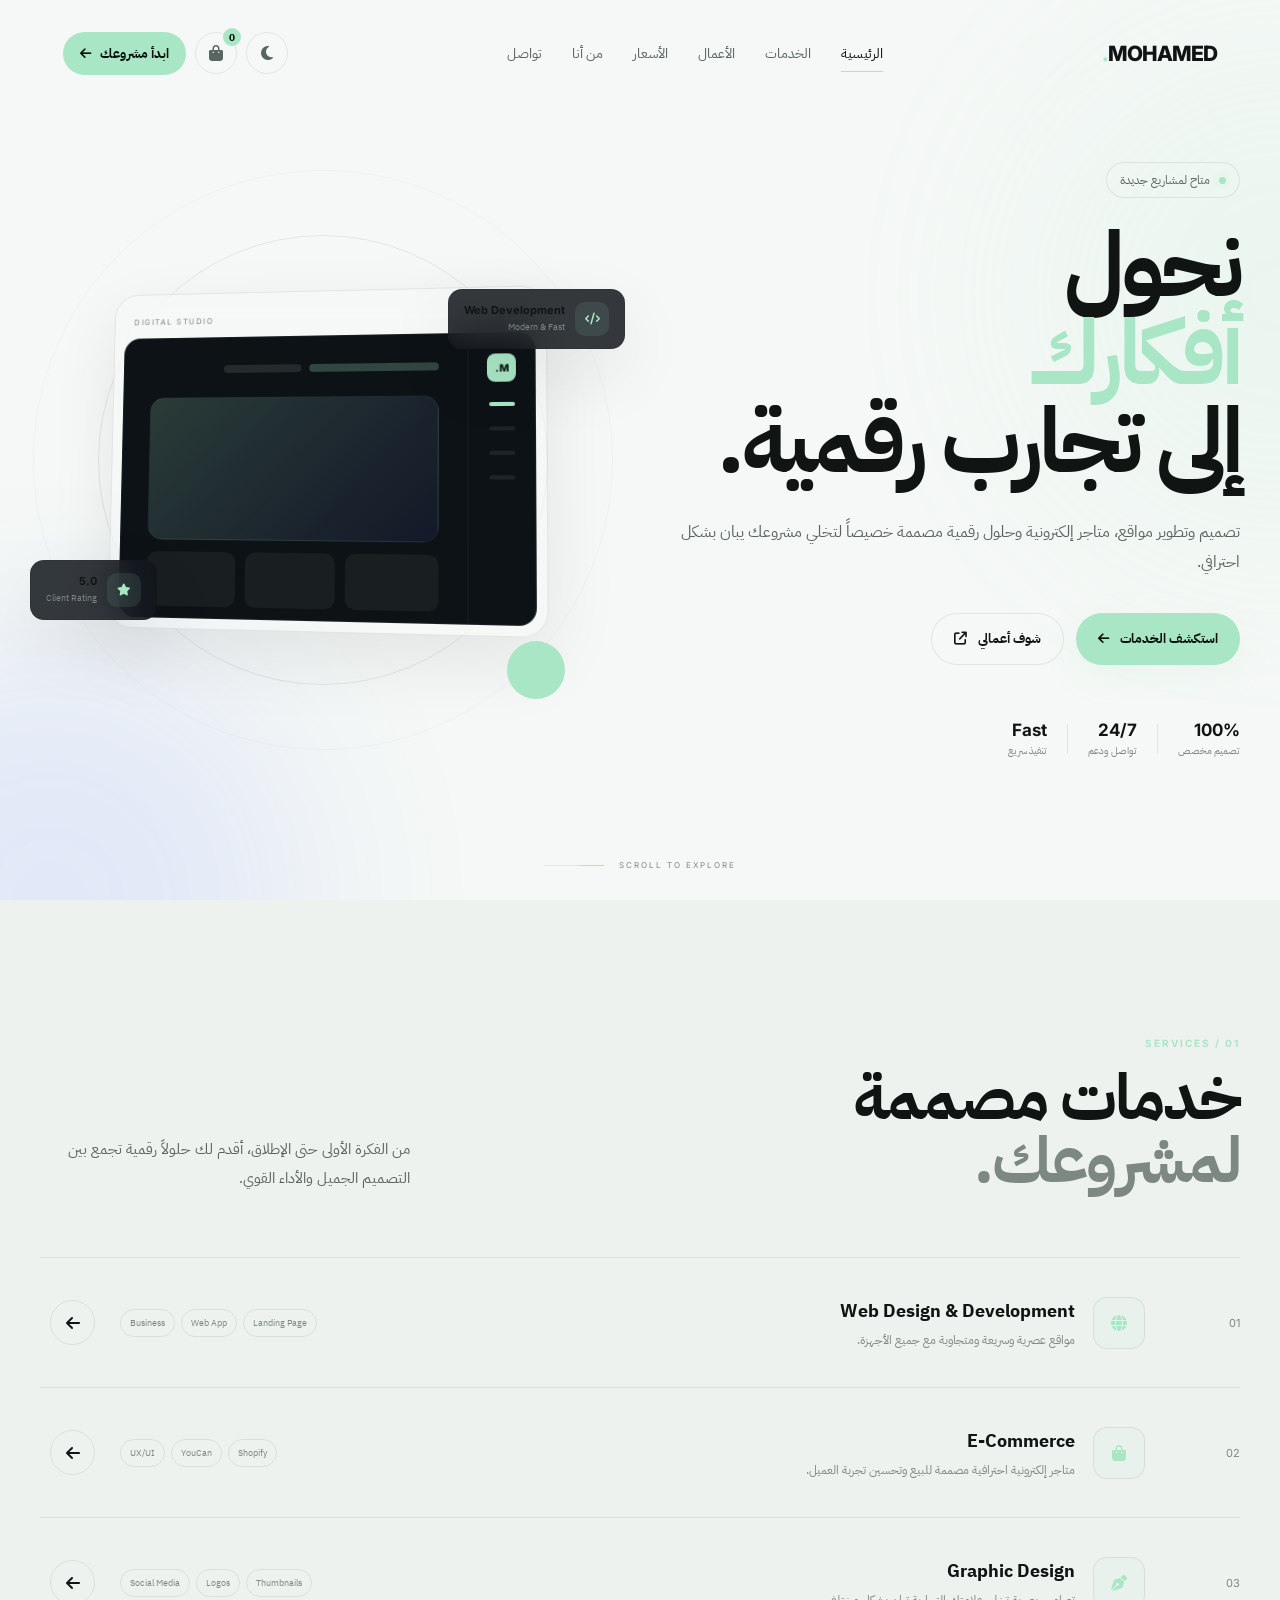
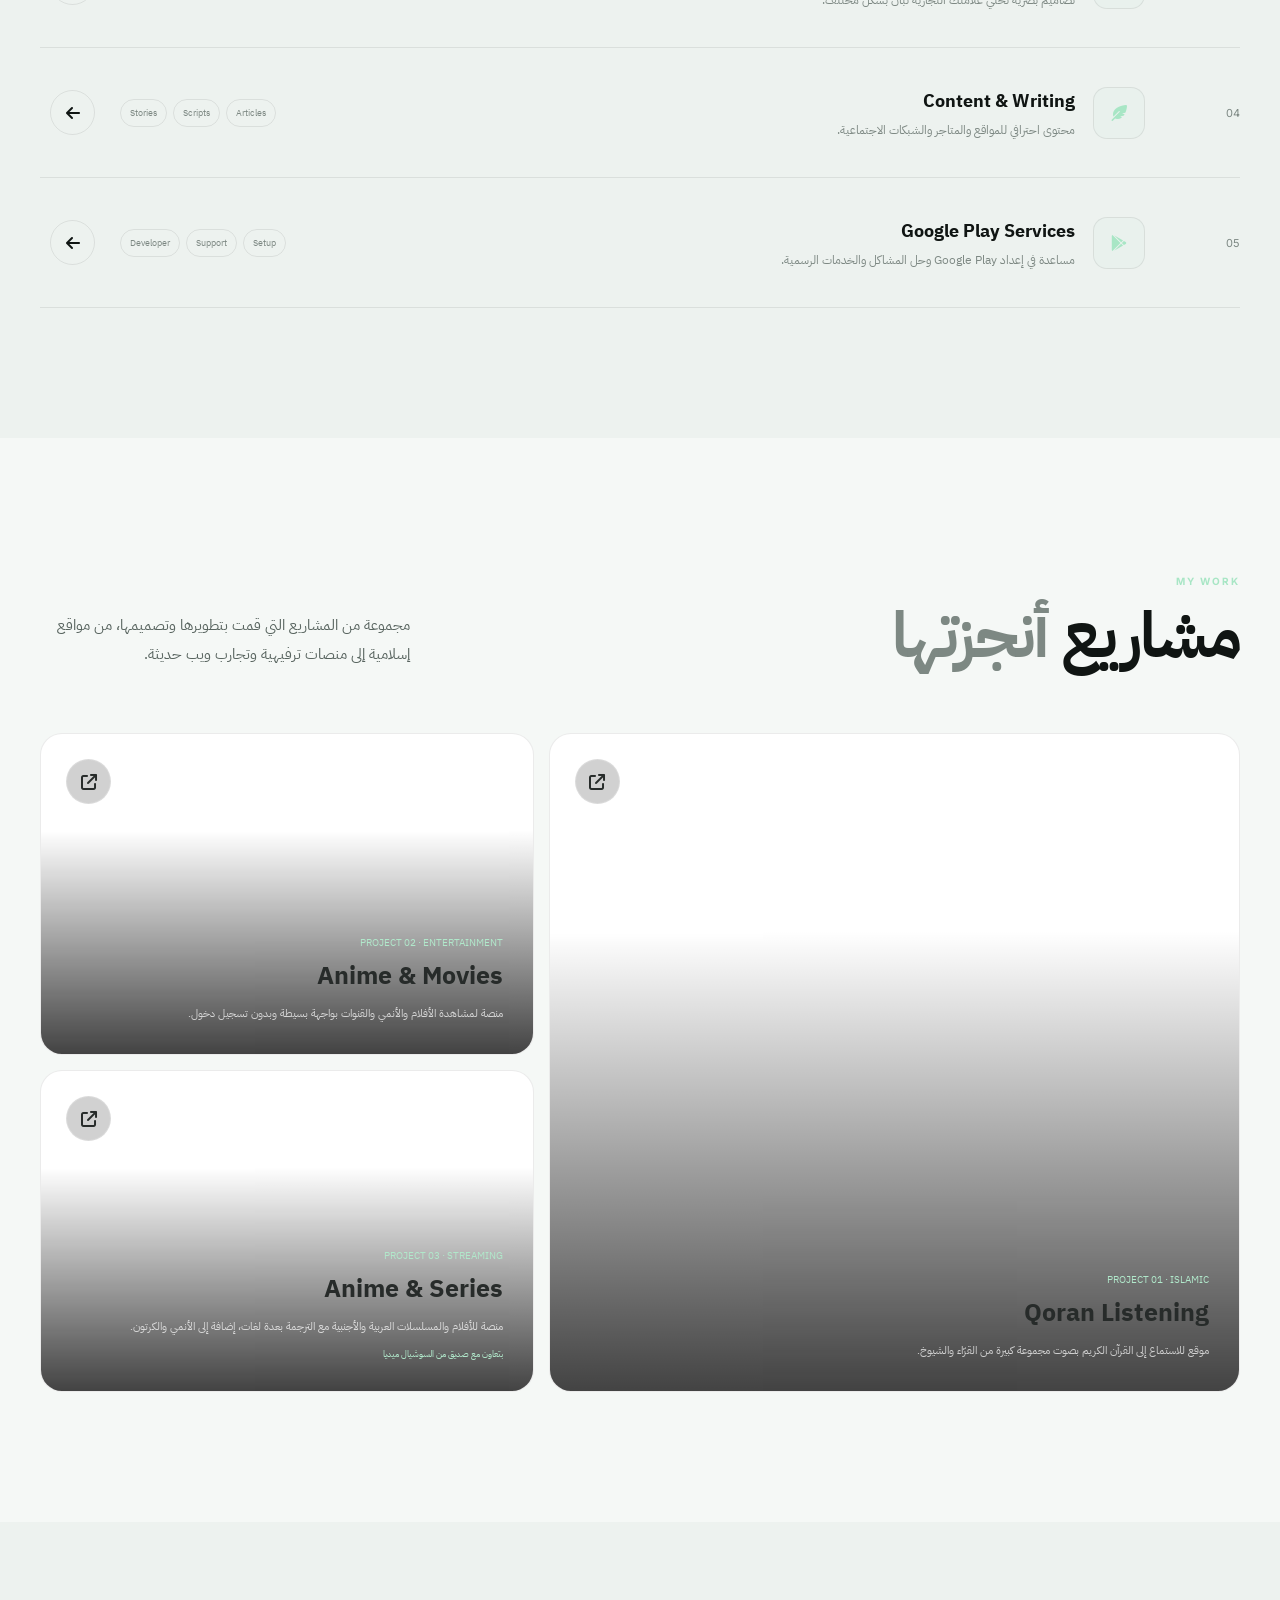
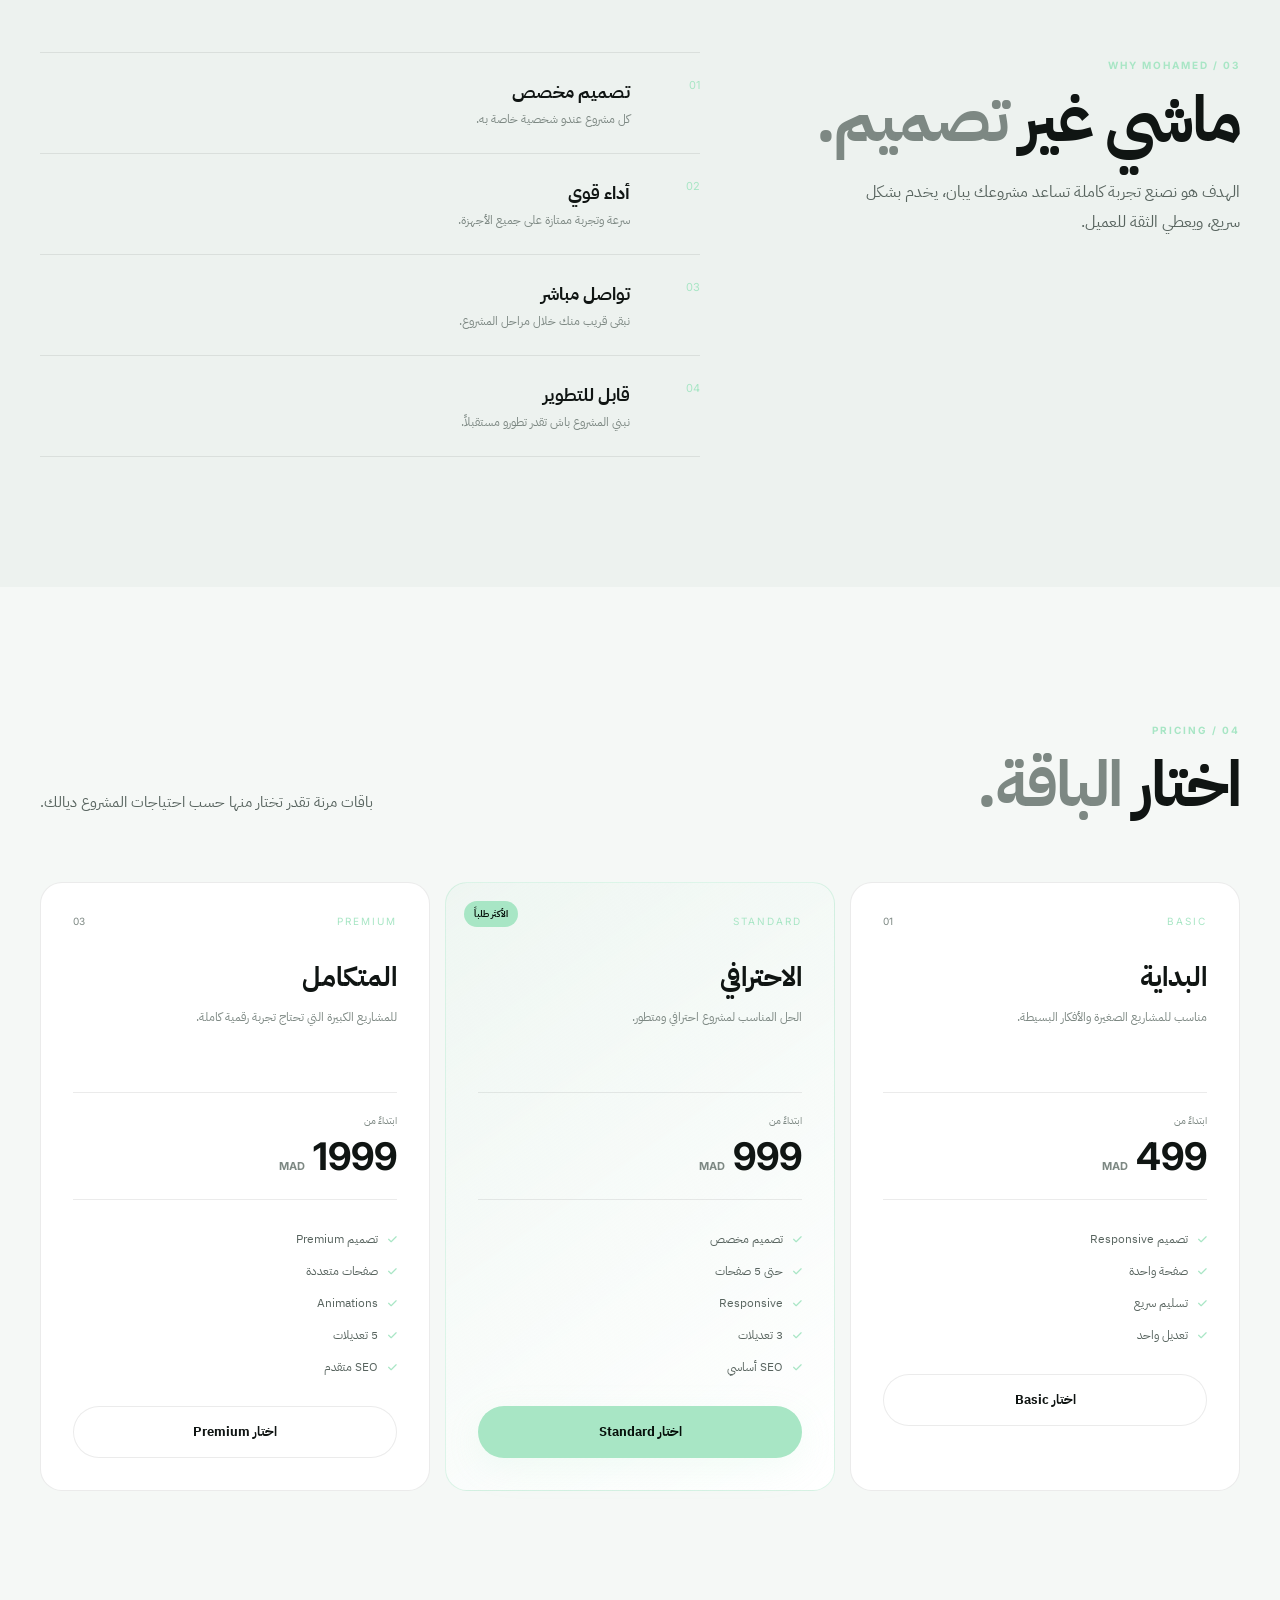
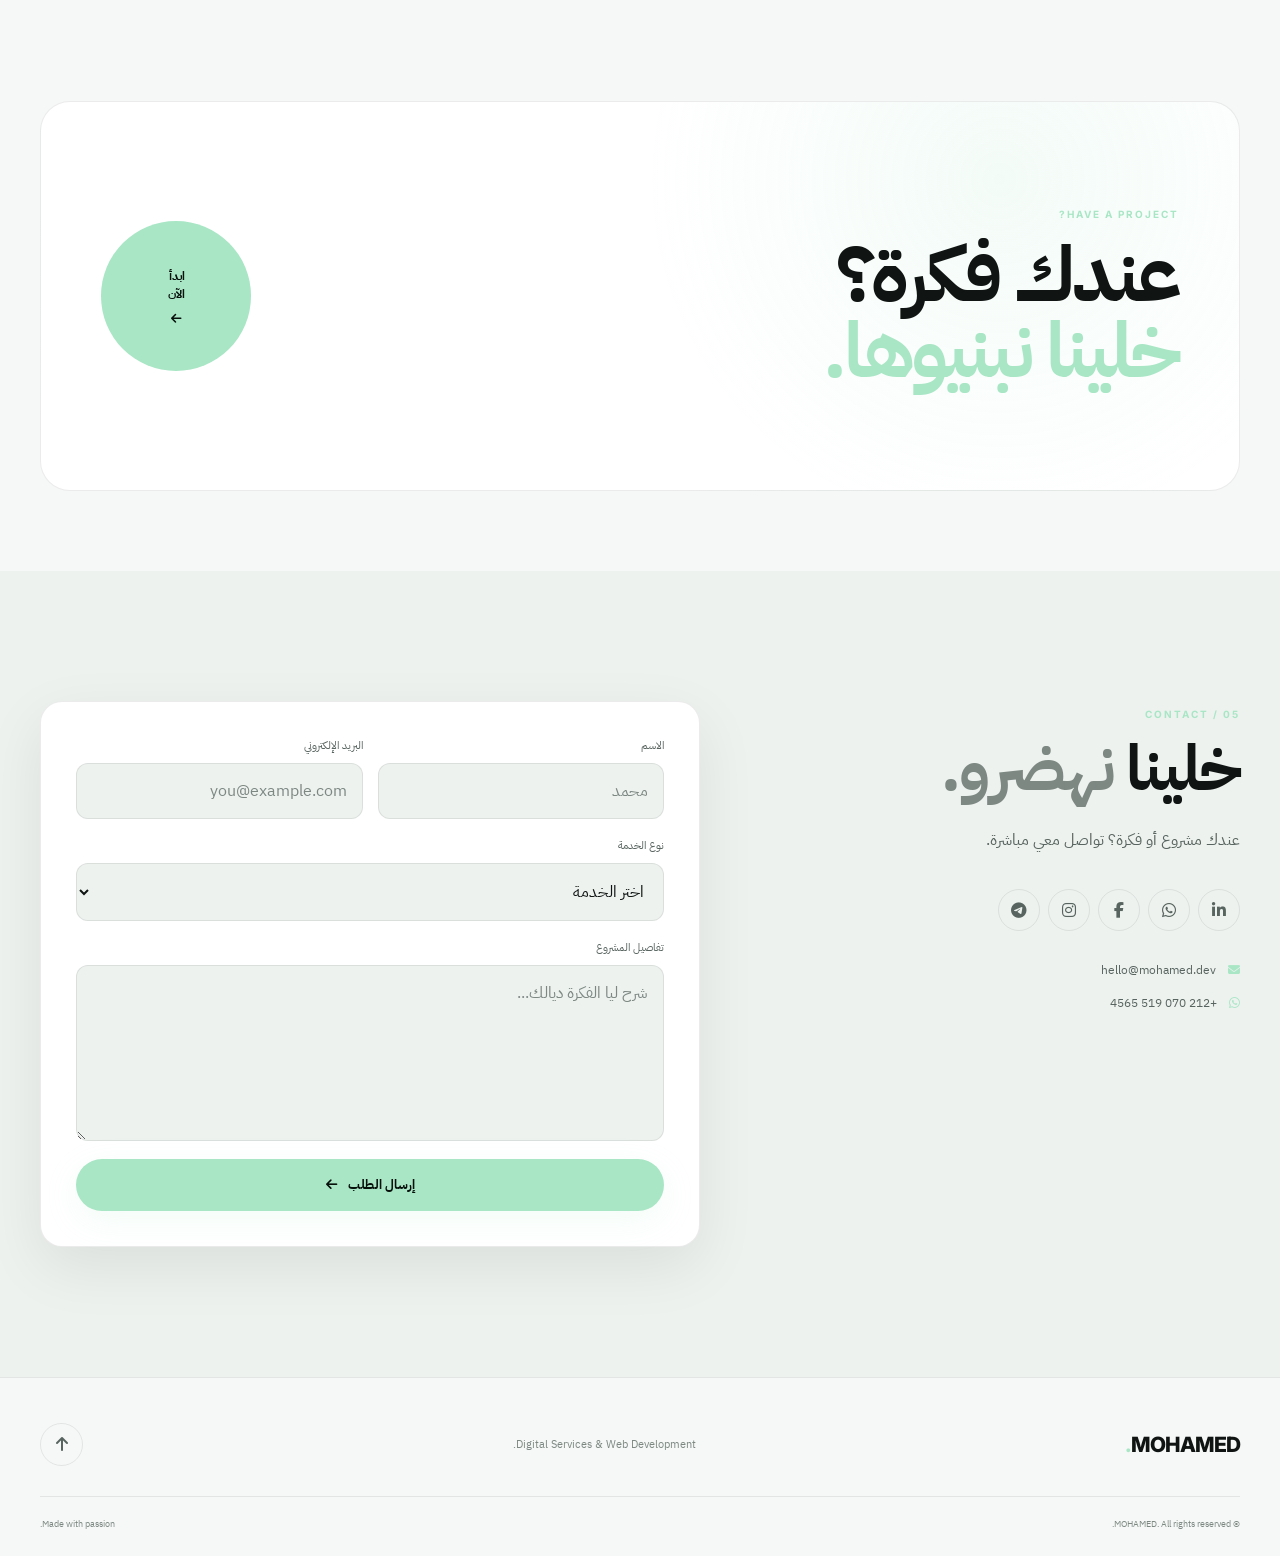
<file: mohamed-store/index.html>
<!DOCTYPE html>
<html lang="ar" dir="rtl">
<head>
  <meta charset="UTF-8">
  <meta name="viewport" content="width=device-width, initial-scale=1.0">

  <title>MOHAMED — Digital Services</title>

  <meta name="description"
    content="MOHAMED — خدمات رقمية احترافية في تصميم وتطوير المواقع والتجارة الإلكترونية والتصميم.">

  <link rel="preconnect" href="https://fonts.googleapis.com">
  <link rel="preconnect" href="https://fonts.gstatic.com" crossorigin>

  <link href="https://fonts.googleapis.com/css2?family=IBM+Plex+Sans+Arabic:wght@400;500;600;700&family=Inter:wght@400;500;600;700;800&display=swap" rel="stylesheet">

  <link rel="stylesheet"
    href="https://cdnjs.cloudflare.com/ajax/libs/font-awesome/6.7.2/css/all.min.css">

  <link rel="stylesheet" href="style.css">
</head>

<body>

  <!-- PRELOADER -->
  <div id="preloader">
    <div class="loader-logo">M<span>.</span></div>
  </div>


  <!-- HEADER -->
  <header class="header" id="header">

    <nav class="navbar container">

      <a href="#home" class="logo">
        MOHAMED<span>.</span>
      </a>

      <div class="nav-menu" id="navMenu">

        <a href="#home" class="nav-link active">الرئيسية</a>
        <a href="#services" class="nav-link">الخدمات</a>
        <a href="#work" class="nav-link">الأعمال</a>
        <a href="#pricing" class="nav-link">الأسعار</a>
        <a href="#about" class="nav-link">من أنا</a>
        <a href="#contact" class="nav-link">تواصل</a>

      </div>

      <div class="nav-actions">

        <button class="icon-btn" id="themeToggle">
          <i class="fa-solid fa-moon"></i>
        </button>

        <button class="icon-btn cart-btn" id="cartButton">
          <i class="fa-solid fa-bag-shopping"></i>
          <span class="cart-count" id="cartCount">0</span>
        </button>

        <a href="#contact" class="nav-cta">
          ابدأ مشروعك
          <i class="fa-solid fa-arrow-left"></i>
        </a>

        <button class="mobile-toggle" id="mobileToggle">
          <span></span>
          <span></span>
          <span></span>
        </button>

      </div>

    </nav>

  </header>


  <!-- MAIN -->
  <main>


    <!-- HERO -->
    <section class="hero section" id="home">

      <div class="hero-grid"></div>

      <div class="hero-glow hero-glow-one"></div>
      <div class="hero-glow hero-glow-two"></div>

      <div class="container hero-container">

        <div class="hero-content">

          <div class="hero-badge">
            <span class="status-dot"></span>
            متاح لمشاريع جديدة
          </div>

          <h1 class="hero-title">
            نحول
            <span>أفكارك</span>
            إلى تجارب رقمية.
          </h1>

          <p class="hero-description">
            تصميم وتطوير مواقع، متاجر إلكترونية وحلول رقمية
            مصممة خصيصاً لتخلي مشروعك يبان بشكل احترافي.
          </p>

          <div class="hero-actions">

            <a href="#services" class="btn btn-primary">
              استكشف الخدمات
              <i class="fa-solid fa-arrow-left"></i>
            </a>

            <a href="#work" class="btn btn-secondary">
              شوف أعمالي
              <i class="fa-solid fa-arrow-up-right-from-square"></i>
            </a>

          </div>


          <div class="hero-trust">

            <div class="trust-item">
              <strong>100%</strong>
              <span>تصميم مخصص</span>
            </div>

            <div class="trust-line"></div>

            <div class="trust-item">
              <strong>24/7</strong>
              <span>تواصل ودعم</span>
            </div>

            <div class="trust-line"></div>

            <div class="trust-item">
              <strong>Fast</strong>
              <span>تنفيذ سريع</span>
            </div>

          </div>

        </div>


        <!-- HERO VISUAL -->
        <div class="hero-visual">

          <div class="visual-orbit orbit-one"></div>
          <div class="visual-orbit orbit-two"></div>

          <div class="visual-card main-card">

            <div class="card-top">

              <div class="window-dots">
                <span></span>
                <span></span>
                <span></span>
              </div>

              <span class="card-label">
                DIGITAL STUDIO
              </span>

            </div>


            <div class="visual-screen">

              <div class="screen-sidebar">

                <div class="sidebar-logo">
                  M.
                </div>

                <span class="sidebar-line active"></span>
                <span class="sidebar-line"></span>
                <span class="sidebar-line"></span>
                <span class="sidebar-line"></span>

              </div>


              <div class="screen-content">

                <div class="screen-heading">
                  <span></span>
                  <span></span>
                </div>

                <div class="screen-large"></div>

                <div class="screen-row">
                  <div></div>
                  <div></div>
                  <div></div>
                </div>

              </div>

            </div>

          </div>


          <div class="floating-card floating-card-one">

            <div class="floating-icon">
              <i class="fa-solid fa-code"></i>
            </div>

            <div>
              <strong>Web Development</strong>
              <small>Modern & Fast</small>
            </div>

          </div>


          <div class="floating-card floating-card-two">

            <div class="mini-rating">
              <i class="fa-solid fa-star"></i>
            </div>

            <div>
              <strong>5.0</strong>
              <small>Client Rating</small>
            </div>

          </div>


          <div class="floating-circle">
            <i class="fa-solid fa-arrow-up-right"></i>
          </div>

        </div>

      </div>


      <div class="hero-scroll">

        <span>SCROLL TO EXPLORE</span>

        <div class="scroll-line">
          <span></span>
        </div>

      </div>

    </section>


    <!-- SERVICES -->
    <section class="services section" id="services">

      <div class="container">

        <div class="section-header">

          <div>

            <span class="section-kicker">
              SERVICES / 01
            </span>

            <h2 class="section-title">
              خدمات مصممة
              <span>لمشروعك.</span>
            </h2>

          </div>

          <p class="section-description">
            من الفكرة الأولى حتى الإطلاق، أقدم لك حلولاً رقمية
            تجمع بين التصميم الجميل والأداء القوي.
          </p>

        </div>


        <div class="services-list">


          <!-- SERVICE 01 -->
          <article class="service-item" data-service="web">

            <div class="service-number">01</div>

            <div class="service-main">

              <div class="service-icon">
                <i class="fa-solid fa-globe"></i>
              </div>

              <div>
                <h3>Web Design & Development</h3>

                <p>
                  مواقع عصرية وسريعة ومتجاوبة مع جميع الأجهزة.
                </p>
              </div>

            </div>

            <div class="service-tags">
              <span>Landing Page</span>
              <span>Web App</span>
              <span>Business</span>
            </div>

            <button class="service-arrow">
              <i class="fa-solid fa-arrow-left"></i>
            </button>

          </article>


          <!-- SERVICE 02 -->
          <article class="service-item" data-service="ecommerce">

            <div class="service-number">02</div>

            <div class="service-main">

              <div class="service-icon">
                <i class="fa-solid fa-bag-shopping"></i>
              </div>

              <div>
                <h3>E-Commerce</h3>

                <p>
                  متاجر إلكترونية احترافية مصممة للبيع وتحسين تجربة العميل.
                </p>
              </div>

            </div>

            <div class="service-tags">
              <span>Shopify</span>
              <span>YouCan</span>
              <span>UX/UI</span>
            </div>

            <button class="service-arrow">
              <i class="fa-solid fa-arrow-left"></i>
            </button>

          </article>


          <!-- SERVICE 03 -->
          <article class="service-item" data-service="design">

            <div class="service-number">03</div>

            <div class="service-main">

              <div class="service-icon">
                <i class="fa-solid fa-pen-nib"></i>
              </div>

              <div>
                <h3>Graphic Design</h3>

                <p>
                  تصاميم بصرية تخلي علامتك التجارية تبان بشكل مختلف.
                </p>
              </div>

            </div>

            <div class="service-tags">
              <span>Thumbnails</span>
              <span>Logos</span>
              <span>Social Media</span>
            </div>

            <button class="service-arrow">
              <i class="fa-solid fa-arrow-left"></i>
            </button>

          </article>


          <!-- SERVICE 04 -->
          <article class="service-item" data-service="content">

            <div class="service-number">04</div>

            <div class="service-main">

              <div class="service-icon">
                <i class="fa-solid fa-feather-pointed"></i>
              </div>

              <div>
                <h3>Content & Writing</h3>

                <p>
                  محتوى احترافي للمواقع والمتاجر والشبكات الاجتماعية.
                </p>
              </div>

            </div>

            <div class="service-tags">
              <span>Articles</span>
              <span>Scripts</span>
              <span>Stories</span>
            </div>

            <button class="service-arrow">
              <i class="fa-solid fa-arrow-left"></i>
            </button>

          </article>


          <!-- SERVICE 05 -->
          <article class="service-item" data-service="google-play">

            <div class="service-number">05</div>

            <div class="service-main">

              <div class="service-icon">
                <i class="fa-brands fa-google-play"></i>
              </div>

              <div>
                <h3>Google Play Services</h3>

                <p>
                  مساعدة في إعداد Google Play وحل المشاكل والخدمات الرسمية.
                </p>
              </div>

            </div>

            <div class="service-tags">
              <span>Setup</span>
              <span>Support</span>
              <span>Developer</span>
            </div>

            <button class="service-arrow">
              <i class="fa-solid fa-arrow-left"></i>
            </button>

          </article>

        </div>

      </div>

    </section>
    <!-- =========================
         WORK / PORTFOLIO
    ========================== -->
   <!-- =========================================
     PROJECTS / MY WORK
========================================= -->

<section class="section work" id="projects">

  <div class="container">

    <div class="section-header">

      <div>
        <span class="section-kicker">
          MY WORK
        </span>

        <h2 class="section-title">
          مشاريع <span>أنجزتها</span>
        </h2>
      </div>

      <p class="section-description">
        مجموعة من المشاريع التي قمت بتطويرها وتصميمها،
        من مواقع إسلامية إلى منصات ترفيهية وتجارب ويب حديثة.
      </p>

    </div>


    <div class="work-grid">


      <!-- PROJECT 01 -->

      <article class="project-card project-large">

        <div
          class="project-image project-image-one"
          style="
            background-image:
            url('https://i.ibb.co/Y4vhKQYw/img3.jpg');
          "
        >

          <div class="project-overlay">

            <span>PROJECT 01 · ISLAMIC</span>

            <h3>
              Qoran Listening
            </h3>

            <p>
              موقع للاستماع إلى القرآن الكريم
              بصوت مجموعة كبيرة من القرّاء والشيوخ.
            </p>

            <a
              href="https://mohamed-web-site.github.io/Qoran-listin-free/"
              target="_blank"
              rel="noopener noreferrer"
              aria-label="فتح مشروع القرآن الكريم"
            >
              <i class="fa-solid fa-arrow-up-right-from-square"></i>
            </a>

          </div>

        </div>

      </article>



      <!-- PROJECT 02 -->

      <article class="project-card">

        <div
          class="project-image project-image-two"
          style="
            background-image:
            url('https://i.ibb.co/Mxp50RNy/img.jpg');
          "
        >

          <div class="project-overlay">

            <span>PROJECT 02 · ENTERTAINMENT</span>

            <h3>
              Anime & Movies
            </h3>

            <p>
              منصة لمشاهدة الأفلام والأنمي والقنوات
              بواجهة بسيطة وبدون تسجيل دخول.
            </p>

            <a
              href="https://mohamed-web-site.github.io/Anime-film-canel-watched-free/"
              target="_blank"
              rel="noopener noreferrer"
              aria-label="فتح مشروع الأفلام والأنمي"
            >
              <i class="fa-solid fa-arrow-up-right-from-square"></i>
            </a>

          </div>

        </div>

      </article>



      <!-- PROJECT 03 -->

      <article class="project-card">

        <div
          class="project-image project-image-three"
          style="
            background-image:
            url('https://i.ibb.co/xKLmGhvF/img2g.jpg');
          "
        >

          <div class="project-overlay">

            <span>PROJECT 03 · STREAMING</span>

            <h3>
              Anime & Series
            </h3>

            <p>
              منصة للأفلام والمسلسلات العربية والأجنبية
              مع الترجمة بعدة لغات، إضافة إلى الأنمي والكرتون.
            </p>

            <small>
              بتعاون مع صديق من السوشيال ميديا
            </small>

            <a
              href="https://mohamed-web-site.github.io/abdo-moha-Spiky-pro-anime-film-sirei-watched-free/"
              target="_blank"
              rel="noopener noreferrer"
              aria-label="فتح مشروع الأنمي والمسلسلات"
            >
              <i class="fa-solid fa-arrow-up-right-from-square"></i>
            </a>

          </div>

        </div>

      </article>

    </div>

  </div>

</section>
    <!-- =========================
         WHY MOHAMED
    ========================== -->
    <section class="why section" id="about">

      <div class="container why-container">

        <div class="why-intro">

          <span class="section-kicker">
            WHY MOHAMED / 03
          </span>

          <h2 class="section-title">
            ماشي غير
            <span>تصميم.</span>
          </h2>

          <p>
            الهدف هو نصنع تجربة كاملة تساعد مشروعك يبان،
            يخدم بشكل سريع، ويعطي الثقة للعميل.
          </p>

        </div>


        <div class="why-list">

          <div class="why-item">

            <span>01</span>

            <div>
              <h3>تصميم مخصص</h3>
              <p>كل مشروع عندو شخصية خاصة به.</p>
            </div>

          </div>


          <div class="why-item">

            <span>02</span>

            <div>
              <h3>أداء قوي</h3>
              <p>سرعة وتجربة ممتازة على جميع الأجهزة.</p>
            </div>

          </div>


          <div class="why-item">

            <span>03</span>

            <div>
              <h3>تواصل مباشر</h3>
              <p>نبقى قريب منك خلال مراحل المشروع.</p>
            </div>

          </div>


          <div class="why-item">

            <span>04</span>

            <div>
              <h3>قابل للتطوير</h3>
              <p>نبني المشروع باش تقدر تطورو مستقبلاً.</p>
            </div>

          </div>

        </div>

      </div>

    </section>


    <!-- =========================
         PRICING
    ========================== -->
    <section class="pricing section" id="pricing">

      <div class="container">

        <div class="section-header">

          <div>
            <span class="section-kicker">
              PRICING / 04
            </span>

            <h2 class="section-title">
              اختار
              <span>الباقة.</span>
            </h2>
          </div>

          <p class="section-description">
            باقات مرنة تقدر تختار منها حسب احتياجات المشروع ديالك.
          </p>

        </div>


        <div class="pricing-grid">


          <!-- BASIC -->
          <article class="pricing-card">

            <div class="pricing-top">

              <span class="pricing-name">
                BASIC
              </span>

              <span class="pricing-number">
                01
              </span>

            </div>

            <h3>
              البداية
            </h3>

            <p>
              مناسب للمشاريع الصغيرة والأفكار البسيطة.
            </p>

            <div class="pricing-price">
              <small>ابتداءً من</small>
              <strong>499 <span>MAD</span></strong>
            </div>

            <ul>

              <li>
                <i class="fa-solid fa-check"></i>
                تصميم Responsive
              </li>

              <li>
                <i class="fa-solid fa-check"></i>
                صفحة واحدة
              </li>

              <li>
                <i class="fa-solid fa-check"></i>
                تسليم سريع
              </li>

              <li>
                <i class="fa-solid fa-check"></i>
                تعديل واحد
              </li>

            </ul>

            <button
              class="btn btn-secondary pricing-btn"
              data-package="Basic">
              اختار Basic
            </button>

          </article>


          <!-- STANDARD -->
          <article class="pricing-card featured">

            <div class="popular-badge">
              الأكثر طلباً
            </div>

            <div class="pricing-top">

              <span class="pricing-name">
                STANDARD
              </span>

              <span class="pricing-number">
                02
              </span>

            </div>

            <h3>
              الاحترافي
            </h3>

            <p>
              الحل المناسب لمشروع احترافي ومتطور.
            </p>

            <div class="pricing-price">
              <small>ابتداءً من</small>
              <strong>999 <span>MAD</span></strong>
            </div>

            <ul>

              <li>
                <i class="fa-solid fa-check"></i>
                تصميم مخصص
              </li>

              <li>
                <i class="fa-solid fa-check"></i>
                حتى 5 صفحات
              </li>

              <li>
                <i class="fa-solid fa-check"></i>
                Responsive
              </li>

              <li>
                <i class="fa-solid fa-check"></i>
                3 تعديلات
              </li>

              <li>
                <i class="fa-solid fa-check"></i>
                SEO أساسي
              </li>

            </ul>

            <button
              class="btn btn-primary pricing-btn"
              data-package="Standard">
              اختار Standard
            </button>

          </article>


          <!-- PREMIUM -->
          <article class="pricing-card">

            <div class="pricing-top">

              <span class="pricing-name">
                PREMIUM
              </span>

              <span class="pricing-number">
                03
              </span>

            </div>

            <h3>
              المتكامل
            </h3>

            <p>
              للمشاريع الكبيرة التي تحتاج تجربة رقمية كاملة.
            </p>

            <div class="pricing-price">
              <small>ابتداءً من</small>
              <strong>1999 <span>MAD</span></strong>
            </div>

            <ul>

              <li>
                <i class="fa-solid fa-check"></i>
                تصميم Premium
              </li>

              <li>
                <i class="fa-solid fa-check"></i>
                صفحات متعددة
              </li>

              <li>
                <i class="fa-solid fa-check"></i>
                Animations
              </li>

              <li>
                <i class="fa-solid fa-check"></i>
                5 تعديلات
              </li>

              <li>
                <i class="fa-solid fa-check"></i>
                SEO متقدم
              </li>

            </ul>

            <button
              class="btn btn-secondary pricing-btn"
              data-package="Premium">
              اختار Premium
            </button>

          </article>

        </div>

      </div>

    </section>


    <!-- =========================
         CTA
    ========================== -->
    <section class="cta-section">

      <div class="container">

        <div class="cta-box">

          <div class="cta-content">

            <span class="section-kicker">
              HAVE A PROJECT?
            </span>

            <h2>
              عندك فكرة؟
              <br>
              <span>خلينا نبنيوها.</span>
            </h2>

          </div>

          <a href="#contact" class="cta-circle">

            <span>
              ابدأ<br>
              الآن
            </span>

            <i class="fa-solid fa-arrow-left"></i>

          </a>

        </div>

      </div>

    </section>


    <!-- =========================
         CONTACT
    ========================== -->
    <section class="contact section" id="contact">

      <div class="container">

        <div class="contact-grid">


          <div class="contact-info">

            <span class="section-kicker">
              CONTACT / 05
            </span>

            <h2 class="section-title">
              خلينا
              <span>نهضرو.</span>
            </h2>

            <p>
              عندك مشروع أو فكرة؟ تواصل معي مباشرة.
            </p>


            <div class="social-links">

              <a
                href="https://www.linkedin.com/in/mohamed-iraqi-320a68382"
                target="_blank"
                rel="noopener noreferrer">
                <i class="fa-brands fa-linkedin-in"></i>
              </a>

              <a
                href="https://wa.me/2120705194565"
                target="_blank"
                rel="noopener noreferrer">
                <i class="fa-brands fa-whatsapp"></i>
              </a>

              <a
                href="https://www.facebook.com/profile.php?id=61587410465549"
                target="_blank"
                rel="noopener noreferrer">
                <i class="fa-brands fa-facebook-f"></i>
              </a>

              <a
                href="https://www.instagram.com/miiii__11_"
                target="_blank"
                rel="noopener noreferrer">
                <i class="fa-brands fa-instagram"></i>
              </a>

              <a
                href="https://t.me/MOHAMED_WAC_11"
                target="_blank"
                rel="noopener noreferrer">
                <i class="fa-brands fa-telegram"></i>
              </a>

            </div>


            <div class="contact-links">

              <a href="mailto:hello@mohamed.dev">
                <i class="fa-solid fa-envelope"></i>
                <span>hello@mohamed.dev</span>
              </a>

              <a href="https://wa.me/212705194565"
                 target="_blank">
                <i class="fa-brands fa-whatsapp"></i>
                <span>+212 070 519 4565</span>
              </a>

            </div>

          </div>


          <form class="contact-form" id="contactForm">

            <div class="form-row">

              <div class="form-group">

                <label for="name">
                  الاسم
                </label>

                <input
                  type="text"
                  id="name"
                  name="name"
                  placeholder="محمد"
                  required>

              </div>


              <div class="form-group">

                <label for="email">
                  البريد الإلكتروني
                </label>

                <input
                  type="email"
                  id="email"
                  name="email"
                  placeholder="you@example.com"
                  required>

              </div>

            </div>


            <div class="form-group">

              <label for="subject">
                نوع الخدمة
              </label>

              <select id="subject" name="subject">

                <option value="">
                  اختر الخدمة
                </option>

                <option value="web">
                  Web Design & Development
                </option>

                <option value="ecommerce">
                  E-Commerce
                </option>

                <option value="design">
                  Graphic Design
                </option>

                <option value="content">
                  Content & Writing
                </option>

                <option value="google-play">
                  Google Play Services
                </option>

              </select>

            </div>


            <div class="form-group">

              <label for="message">
                تفاصيل المشروع
              </label>

              <textarea
                id="message"
                name="message"
                rows="6"
                placeholder="شرح ليا الفكرة ديالك..."
                required></textarea>

            </div>


            <button
              type="submit"
              class="btn btn-primary form-submit">

              إرسال الطلب

              <i class="fa-solid fa-arrow-left"></i>

            </button>

          </form>

        </div>

      </div>

    </section>

  </main>


  <!-- =========================
       FOOTER
  ========================== -->
  <footer class="footer">

    <div class="container">

      <div class="footer-top">

        <a href="#home" class="logo">
          MOHAMED<span>.</span>
        </a>

        <p>
          Digital Services & Web Development.
        </p>

        <a href="#home"
           class="back-top"
           aria-label="العودة للأعلى">

          <i class="fa-solid fa-arrow-up"></i>

        </a>

      </div>


      <div class="footer-bottom">

        <span>
          © <span id="currentYear"></span>
          MOHAMED. All rights reserved.
        </span>

        <span>
          Made with passion.
        </span>

      </div>

    </div>

  </footer>


  <!-- =========================
       CART OVERLAY
  ========================== -->

  <div class="cart-overlay" id="cartOverlay"></div>


  <!-- CART DRAWER -->

  <aside class="cart-drawer" id="cartDrawer">

    <div class="cart-header">

      <h3>
        سلة الخدمات
      </h3>

      <button
        id="closeCart"
        class="icon-btn">

        <i class="fa-solid fa-xmark"></i>

      </button>

    </div>


    <div class="cart-items" id="cartItems">

      <div class="empty-cart">

        <i class="fa-solid fa-bag-shopping"></i>

        <h4>
          السلة فارغة
        </h4>

        <p>
          أضف خدمة باش تبدا الطلب.
        </p>

      </div>

    </div>


    <div class="cart-footer">

      <div class="cart-total">

        <span>
          المجموع
        </span>

        <strong id="cartTotal">
          0 MAD
        </strong>

      </div>


      <button
        class="btn btn-primary checkout-btn"
        id="checkoutButton">

        متابعة الطلب

        <i class="fa-solid fa-arrow-left"></i>

      </button>

    </div>

  </aside>


  <!-- =========================
       TOAST
  ========================== -->

  <div class="toast" id="toast">

    <i class="fa-solid fa-circle-check"></i>

    <span id="toastMessage">
      تم بنجاح
    </span>

  </div>


  <!-- JAVASCRIPT -->

  <script src="script.js"></script>

</body>
</html>
</file>
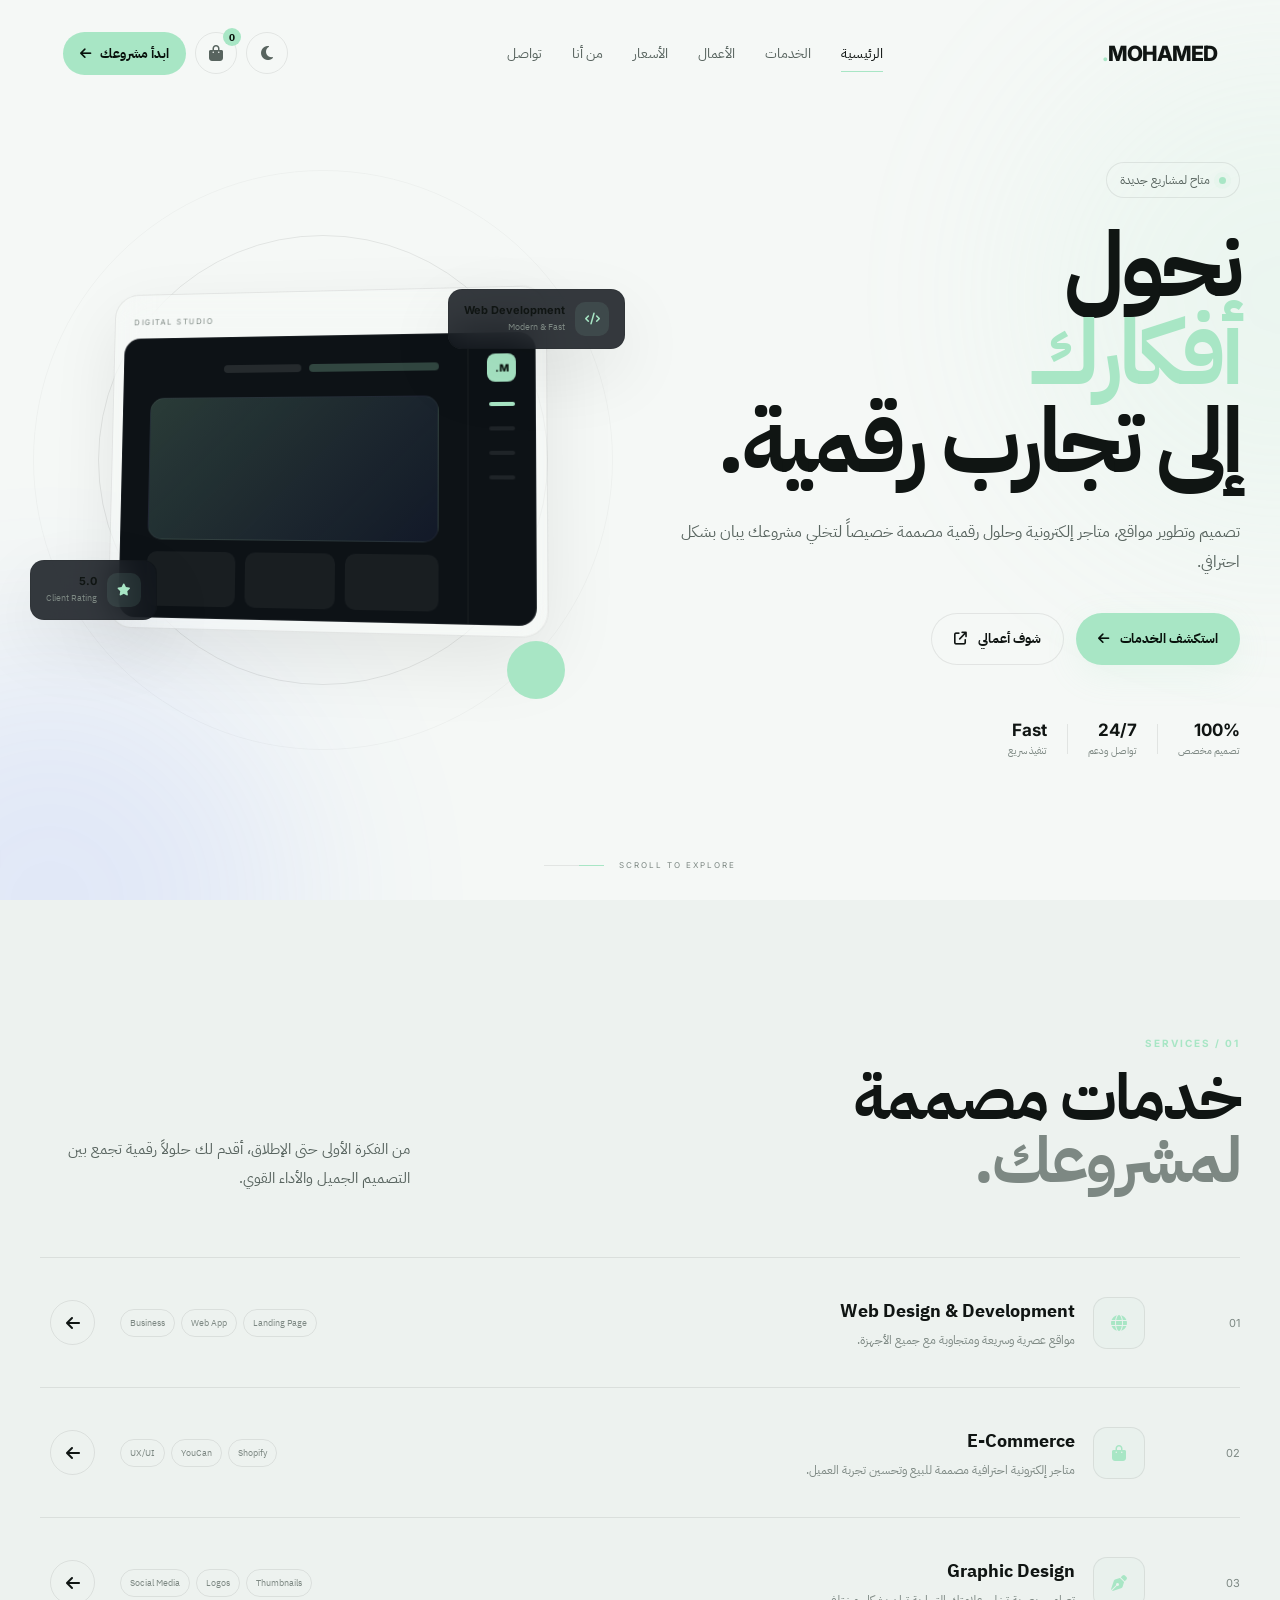
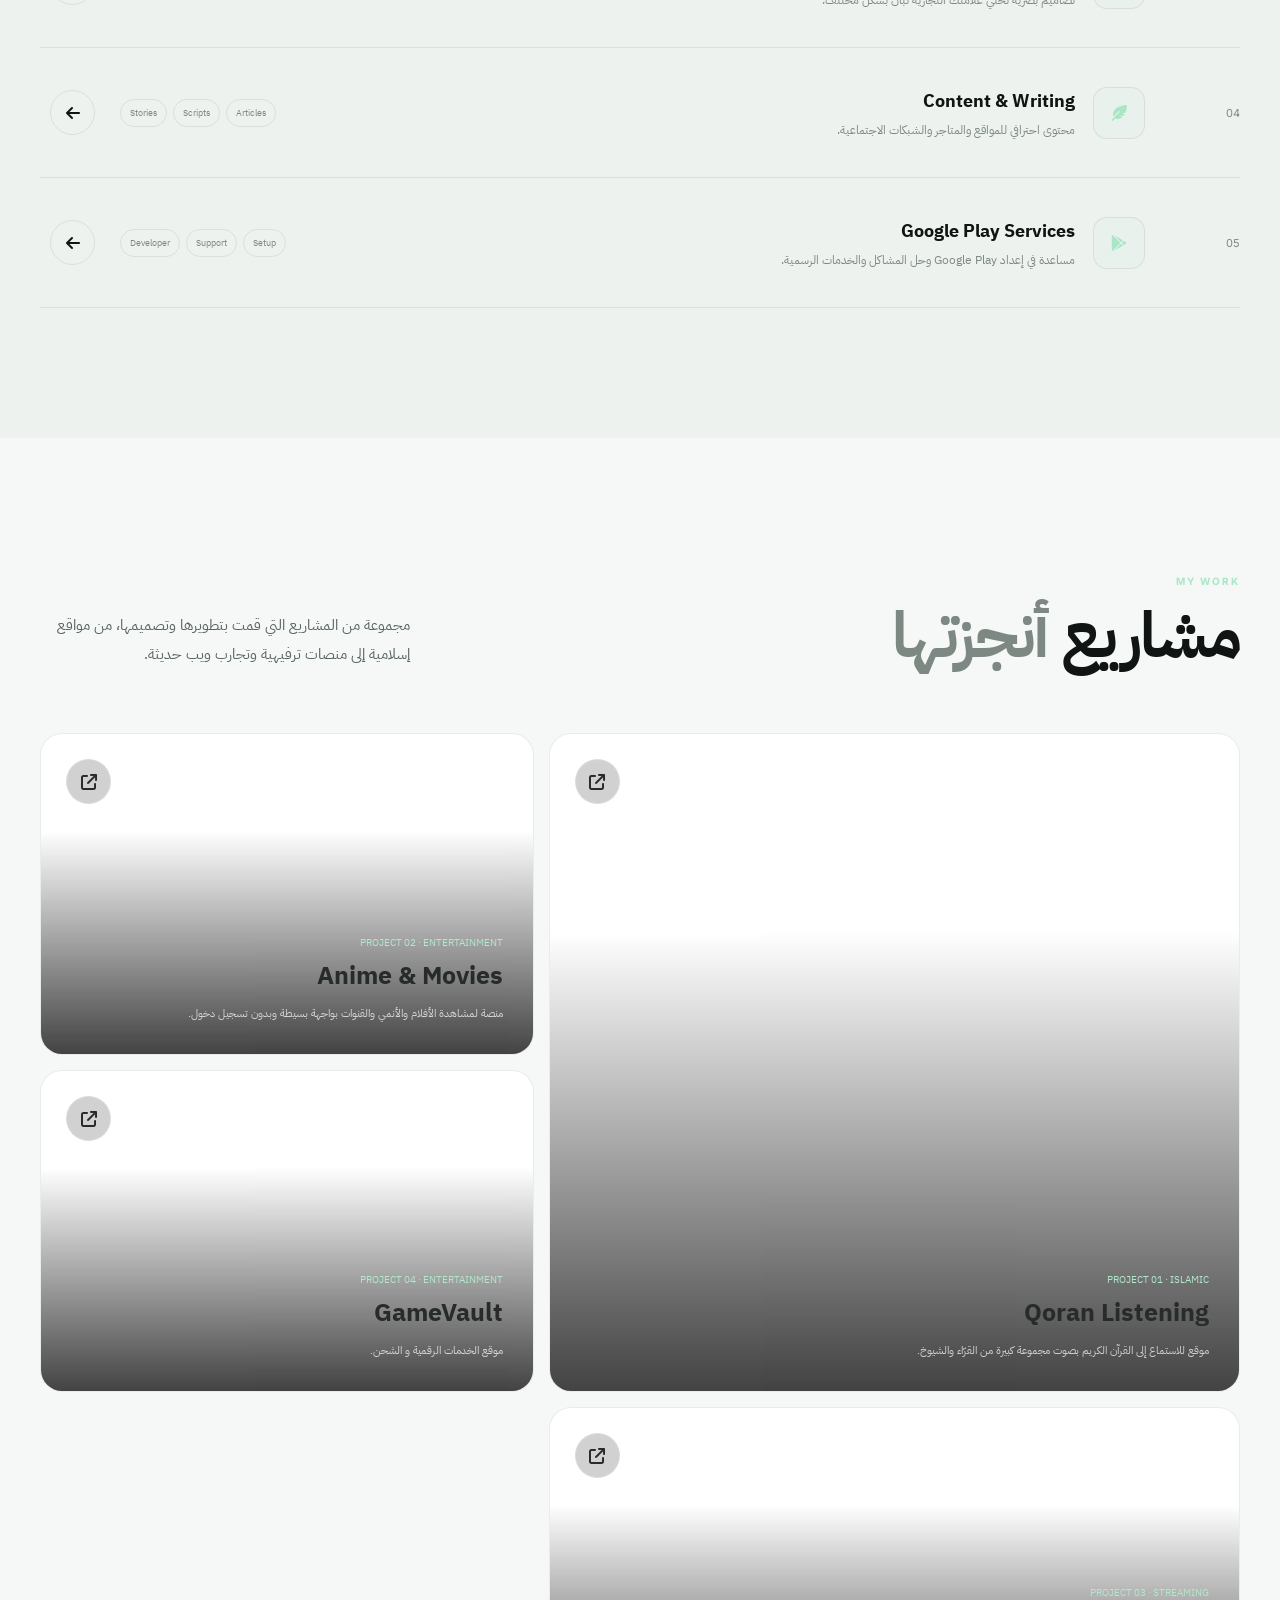
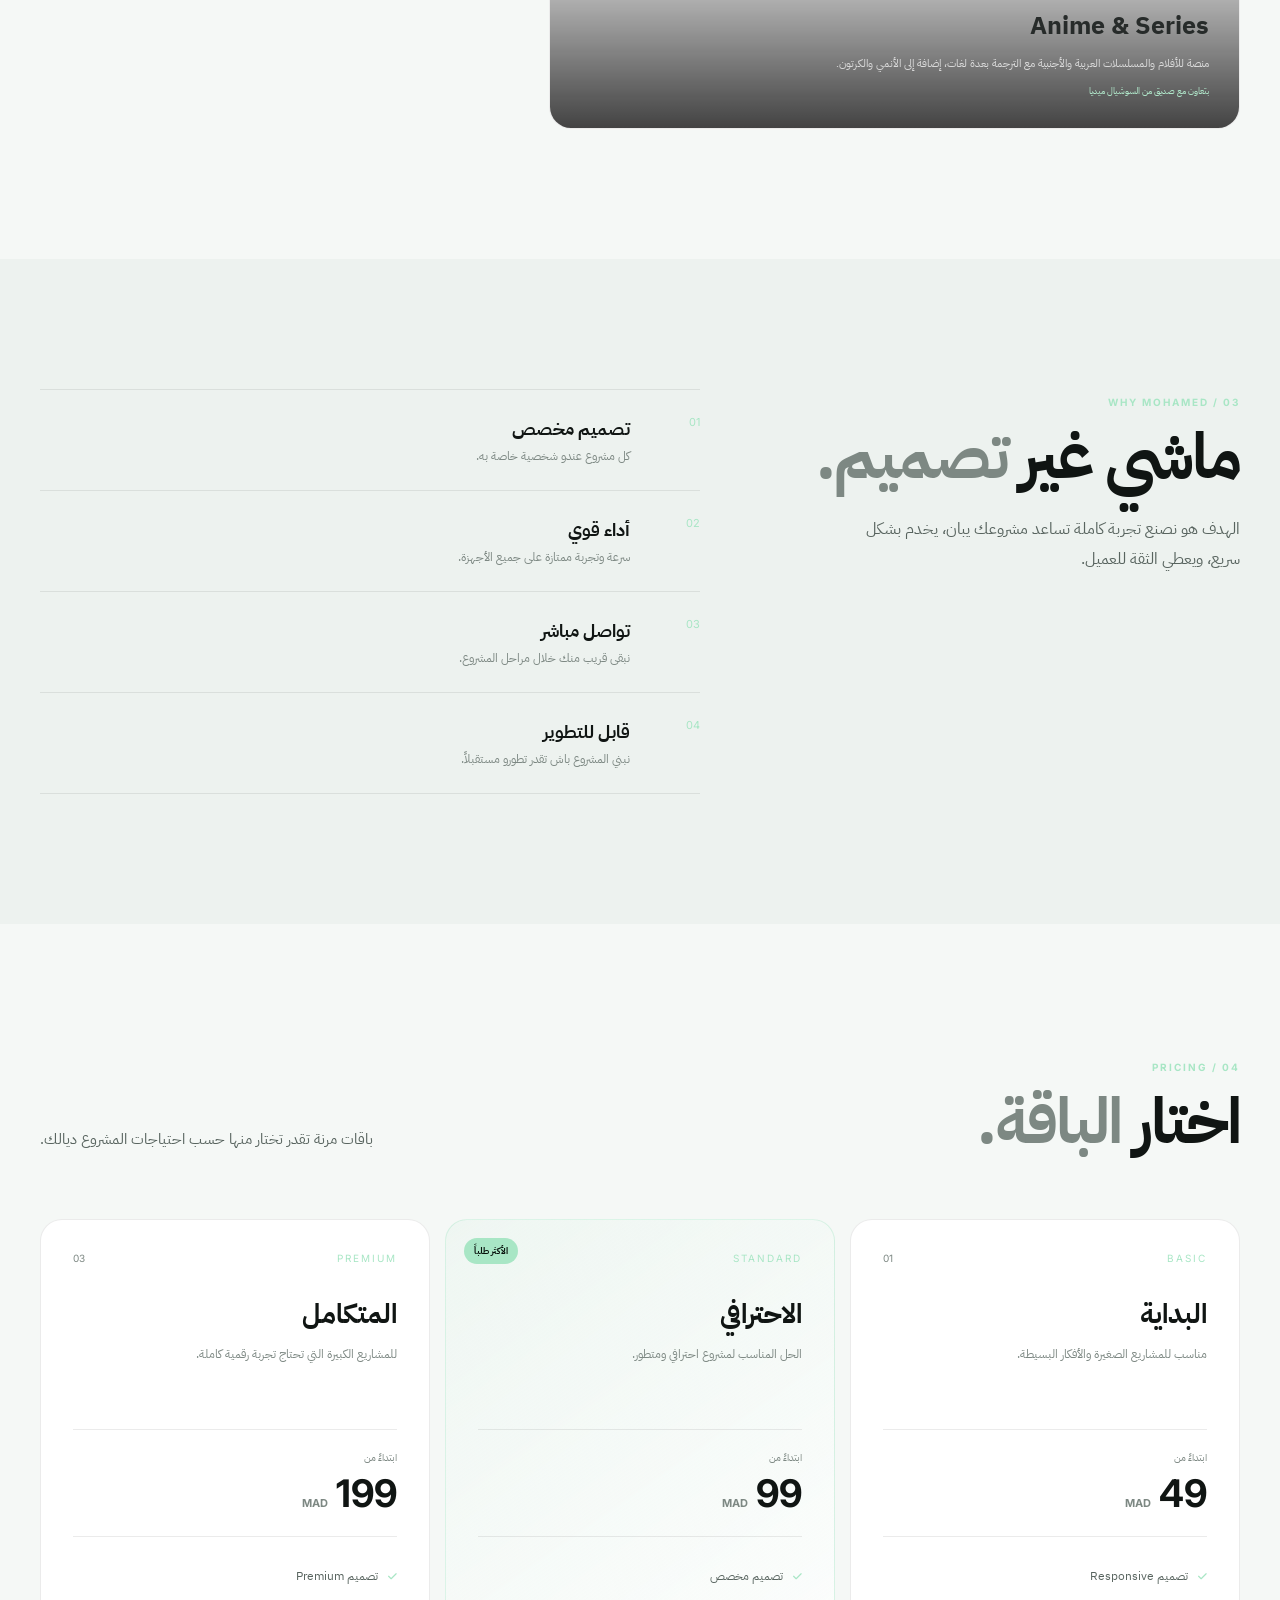
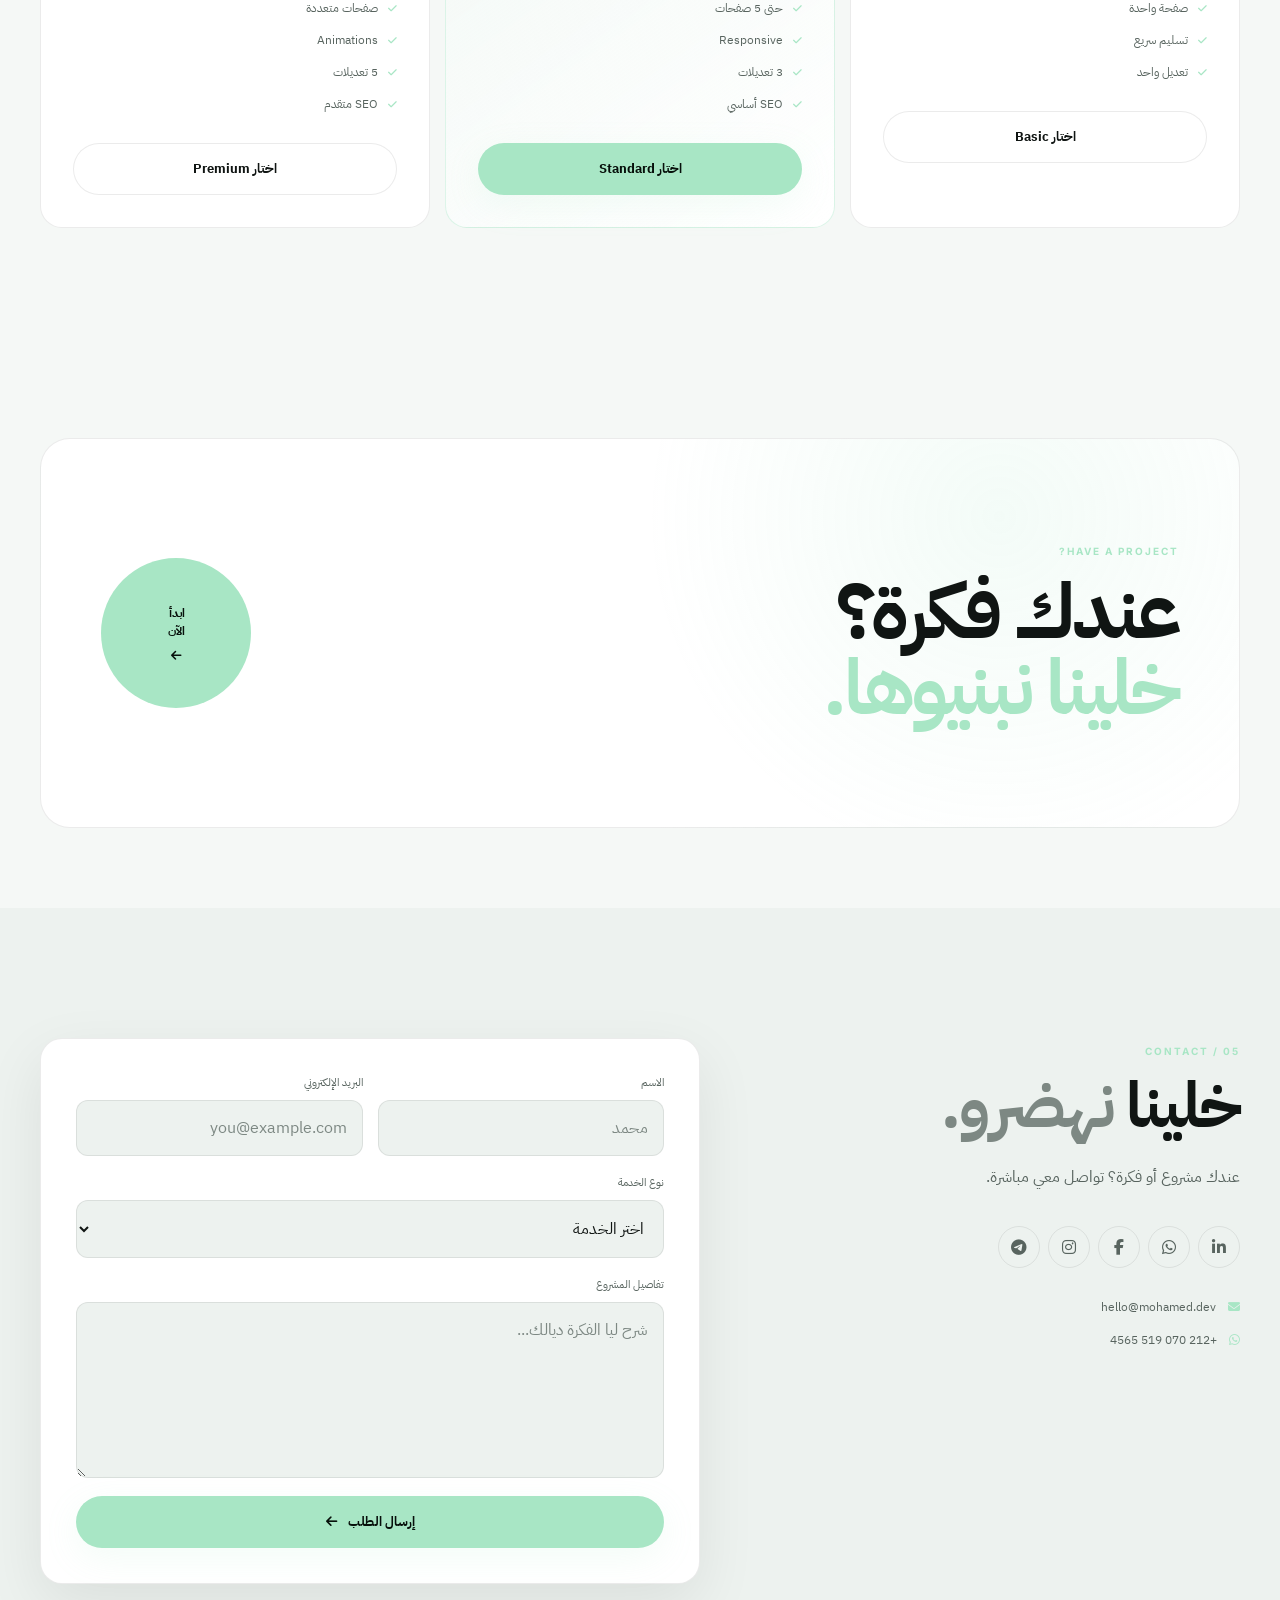
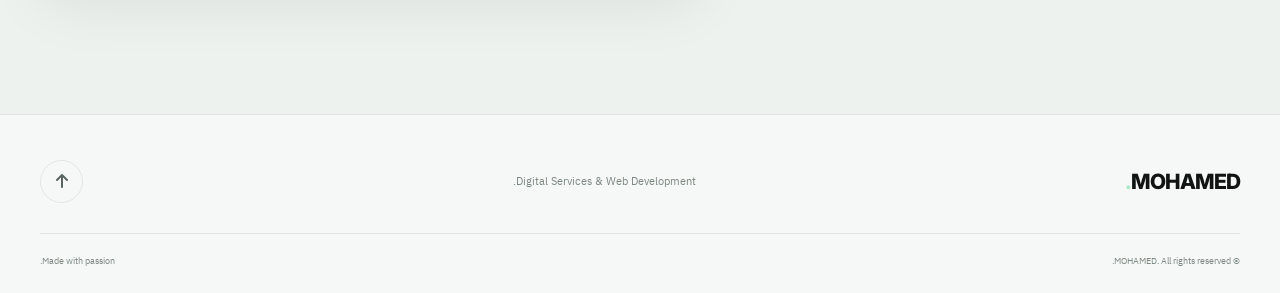
<file: index-3.html>
<!DOCTYPE html>
<html lang="ar" dir="rtl">
<head>
  <meta charset="UTF-8">
  <meta name="viewport" content="width=device-width, initial-scale=1.0">

  <title>MOHAMED — Digital Services</title>

  <meta name="description"
    content="MOHAMED — خدمات رقمية احترافية في تصميم وتطوير المواقع والتجارة الإلكترونية والتصميم.">

  <link rel="preconnect" href="https://fonts.googleapis.com">
  <link rel="preconnect" href="https://fonts.gstatic.com" crossorigin>

  <link href="https://fonts.googleapis.com/css2?family=IBM+Plex+Sans+Arabic:wght@400;500;600;700&family=Inter:wght@400;500;600;700;800&display=swap" rel="stylesheet">

  <link rel="stylesheet"
    href="https://cdnjs.cloudflare.com/ajax/libs/font-awesome/6.7.2/css/all.min.css">

  <link rel="stylesheet" href="style.css">
</head>

<body>

  <!-- PRELOADER -->
  <div id="preloader">
    <div class="loader-logo">M<span>.</span></div>
  </div>


  <!-- HEADER -->
  <header class="header" id="header">

    <nav class="navbar container">

      <a href="#home" class="logo">
        MOHAMED<span>.</span>
      </a>

      <div class="nav-menu" id="navMenu">

        <a href="#home" class="nav-link active">الرئيسية</a>
        <a href="#services" class="nav-link">الخدمات</a>
        <a href="#work" class="nav-link">الأعمال</a>
        <a href="#pricing" class="nav-link">الأسعار</a>
        <a href="#about" class="nav-link">من أنا</a>
        <a href="#contact" class="nav-link">تواصل</a>

      </div>

      <div class="nav-actions">

        <button class="icon-btn" id="themeToggle">
          <i class="fa-solid fa-moon"></i>
        </button>

        <button class="icon-btn cart-btn" id="cartButton">
          <i class="fa-solid fa-bag-shopping"></i>
          <span class="cart-count" id="cartCount">0</span>
        </button>

        <a href="#contact" class="nav-cta">
          ابدأ مشروعك
          <i class="fa-solid fa-arrow-left"></i>
        </a>

        <button class="mobile-toggle" id="mobileToggle">
          <span></span>
          <span></span>
          <span></span>
        </button>

      </div>

    </nav>

  </header>


  <!-- MAIN -->
  <main>


    <!-- HERO -->
    <section class="hero section" id="home">

      <div class="hero-grid"></div>

      <div class="hero-glow hero-glow-one"></div>
      <div class="hero-glow hero-glow-two"></div>

      <div class="container hero-container">

        <div class="hero-content">

          <div class="hero-badge">
            <span class="status-dot"></span>
            متاح لمشاريع جديدة
          </div>

          <h1 class="hero-title">
            نحول
            <span>أفكارك</span>
            إلى تجارب رقمية.
          </h1>

          <p class="hero-description">
            تصميم وتطوير مواقع، متاجر إلكترونية وحلول رقمية
            مصممة خصيصاً لتخلي مشروعك يبان بشكل احترافي.
          </p>

          <div class="hero-actions">

            <a href="#services" class="btn btn-primary">
              استكشف الخدمات
              <i class="fa-solid fa-arrow-left"></i>
            </a>

            <a href="#work" class="btn btn-secondary">
              شوف أعمالي
              <i class="fa-solid fa-arrow-up-right-from-square"></i>
            </a>

          </div>


          <div class="hero-trust">

            <div class="trust-item">
              <strong>100%</strong>
              <span>تصميم مخصص</span>
            </div>

            <div class="trust-line"></div>

            <div class="trust-item">
              <strong>24/7</strong>
              <span>تواصل ودعم</span>
            </div>

            <div class="trust-line"></div>

            <div class="trust-item">
              <strong>Fast</strong>
              <span>تنفيذ سريع</span>
            </div>

          </div>

        </div>


        <!-- HERO VISUAL -->
        <div class="hero-visual">

          <div class="visual-orbit orbit-one"></div>
          <div class="visual-orbit orbit-two"></div>

          <div class="visual-card main-card">

            <div class="card-top">

              <div class="window-dots">
                <span></span>
                <span></span>
                <span></span>
              </div>

              <span class="card-label">
                DIGITAL STUDIO
              </span>

            </div>


            <div class="visual-screen">

              <div class="screen-sidebar">

                <div class="sidebar-logo">
                  M.
                </div>

                <span class="sidebar-line active"></span>
                <span class="sidebar-line"></span>
                <span class="sidebar-line"></span>
                <span class="sidebar-line"></span>

              </div>


              <div class="screen-content">

                <div class="screen-heading">
                  <span></span>
                  <span></span>
                </div>

                <div class="screen-large"></div>

                <div class="screen-row">
                  <div></div>
                  <div></div>
                  <div></div>
                </div>

              </div>

            </div>

          </div>


          <div class="floating-card floating-card-one">

            <div class="floating-icon">
              <i class="fa-solid fa-code"></i>
            </div>

            <div>
              <strong>Web Development</strong>
              <small>Modern & Fast</small>
            </div>

          </div>


          <div class="floating-card floating-card-two">

            <div class="mini-rating">
              <i class="fa-solid fa-star"></i>
            </div>

            <div>
              <strong>5.0</strong>
              <small>Client Rating</small>
            </div>

          </div>


          <div class="floating-circle">
            <i class="fa-solid fa-arrow-up-right"></i>
          </div>

        </div>

      </div>


      <div class="hero-scroll">

        <span>SCROLL TO EXPLORE</span>

        <div class="scroll-line">
          <span></span>
        </div>

      </div>

    </section>


    <!-- SERVICES -->
    <section class="services section" id="services">

      <div class="container">

        <div class="section-header">

          <div>

            <span class="section-kicker">
              SERVICES / 01
            </span>

            <h2 class="section-title">
              خدمات مصممة
              <span>لمشروعك.</span>
            </h2>

          </div>

          <p class="section-description">
            من الفكرة الأولى حتى الإطلاق، أقدم لك حلولاً رقمية
            تجمع بين التصميم الجميل والأداء القوي.
          </p>

        </div>


        <div class="services-list">


          <!-- SERVICE 01 -->
          <article class="service-item" data-service="web">

            <div class="service-number">01</div>

            <div class="service-main">

              <div class="service-icon">
                <i class="fa-solid fa-globe"></i>
              </div>

              <div>
                <h3>Web Design & Development</h3>

                <p>
                  مواقع عصرية وسريعة ومتجاوبة مع جميع الأجهزة.
                </p>
              </div>

            </div>

            <div class="service-tags">
              <span>Landing Page</span>
              <span>Web App</span>
              <span>Business</span>
            </div>

            <button class="service-arrow">
              <i class="fa-solid fa-arrow-left"></i>
            </button>

          </article>


          <!-- SERVICE 02 -->
          <article class="service-item" data-service="ecommerce">

            <div class="service-number">02</div>

            <div class="service-main">

              <div class="service-icon">
                <i class="fa-solid fa-bag-shopping"></i>
              </div>

              <div>
                <h3>E-Commerce</h3>

                <p>
                  متاجر إلكترونية احترافية مصممة للبيع وتحسين تجربة العميل.
                </p>
              </div>

            </div>

            <div class="service-tags">
              <span>Shopify</span>
              <span>YouCan</span>
              <span>UX/UI</span>
            </div>

            <button class="service-arrow">
              <i class="fa-solid fa-arrow-left"></i>
            </button>

          </article>


          <!-- SERVICE 03 -->
          <article class="service-item" data-service="design">

            <div class="service-number">03</div>

            <div class="service-main">

              <div class="service-icon">
                <i class="fa-solid fa-pen-nib"></i>
              </div>

              <div>
                <h3>Graphic Design</h3>

                <p>
                  تصاميم بصرية تخلي علامتك التجارية تبان بشكل مختلف.
                </p>
              </div>

            </div>

            <div class="service-tags">
              <span>Thumbnails</span>
              <span>Logos</span>
              <span>Social Media</span>
            </div>

            <button class="service-arrow">
              <i class="fa-solid fa-arrow-left"></i>
            </button>

          </article>


          <!-- SERVICE 04 -->
          <article class="service-item" data-service="content">

            <div class="service-number">04</div>

            <div class="service-main">

              <div class="service-icon">
                <i class="fa-solid fa-feather-pointed"></i>
              </div>

              <div>
                <h3>Content & Writing</h3>

                <p>
                  محتوى احترافي للمواقع والمتاجر والشبكات الاجتماعية.
                </p>
              </div>

            </div>

            <div class="service-tags">
              <span>Articles</span>
              <span>Scripts</span>
              <span>Stories</span>
            </div>

            <button class="service-arrow">
              <i class="fa-solid fa-arrow-left"></i>
            </button>

          </article>


          <!-- SERVICE 05 -->
          <article class="service-item" data-service="google-play">

            <div class="service-number">05</div>

            <div class="service-main">

              <div class="service-icon">
                <i class="fa-brands fa-google-play"></i>
              </div>

              <div>
                <h3>Google Play Services</h3>

                <p>
                  مساعدة في إعداد Google Play وحل المشاكل والخدمات الرسمية.
                </p>
              </div>

            </div>

            <div class="service-tags">
              <span>Setup</span>
              <span>Support</span>
              <span>Developer</span>
            </div>

            <button class="service-arrow">
              <i class="fa-solid fa-arrow-left"></i>
            </button>

          </article>

        </div>

      </div>

    </section>
    <!-- =========================
         WORK / PORTFOLIO
    ========================== -->
   <!-- =========================================
     PROJECTS / MY WORK
========================================= -->

<section class="section work" id="projects">

  <div class="container">

    <div class="section-header">

      <div>
        <span class="section-kicker">
          MY WORK
        </span>

        <h2 class="section-title">
          مشاريع <span>أنجزتها</span>
        </h2>
      </div>

      <p class="section-description">
        مجموعة من المشاريع التي قمت بتطويرها وتصميمها،
        من مواقع إسلامية إلى منصات ترفيهية وتجارب ويب حديثة.
      </p>

    </div>


    <div class="work-grid">


      <!-- PROJECT 01 -->

      <article class="project-card project-large">

        <div
          class="project-image project-image-one"
          style="
            background-image:
            url('https://i.ibb.co/Y4vhKQYw/img3.jpg');
          "
        >

          <div class="project-overlay">

            <span>PROJECT 01 · ISLAMIC</span>

            <h3>
              Qoran Listening
            </h3>

            <p>
              موقع للاستماع إلى القرآن الكريم
              بصوت مجموعة كبيرة من القرّاء والشيوخ.
            </p>

            <a
              href="https://mohamed-web-site.github.io/Qoran-listin-free/"
              target="_blank"
              rel="noopener noreferrer"
              aria-label="فتح مشروع القرآن الكريم"
            >
              <i class="fa-solid fa-arrow-up-right-from-square"></i>
            </a>

          </div>

        </div>

      </article>



      <!-- PROJECT 02 -->

      <article class="project-card">

        <div
          class="project-image project-image-two"
          style="
            background-image:
            url('https://i.ibb.co/Mxp50RNy/img.jpg');
          "
        >

          <div class="project-overlay">

            <span>PROJECT 02 · ENTERTAINMENT</span>

            <h3>
              Anime & Movies
            </h3>

            <p>
              منصة لمشاهدة الأفلام والأنمي والقنوات
              بواجهة بسيطة وبدون تسجيل دخول.
            </p>

            <a
              href="https://mohamed-web-site.github.io/Anime-film-canel-watched-free/"
              target="_blank"
              rel="noopener noreferrer"
              aria-label="فتح مشروع الأفلام والأنمي"
            >
              <i class="fa-solid fa-arrow-up-right-from-square"></i>
            </a>

          </div>

        </div>

      </article>

<article class="project-card">

        <div
          class="project-image project-image-two"
          style="
            background-image:
            url('https://files.manuscdn.com/user_upload_by_module/session_file/310519663140133313/RRhTtWHmTEtwfhKv.png');
          "
        >

          <div class="project-overlay">

            <span>PROJECT 04 · ENTERTAINMENT</span>

            <h3>
              GameVault
            </h3>

            <p>
             موقع الخدمات الرقمية و الشحن.
            </p>

            <a
              href="https://mohamed-web-site.github.io/Gamevlut-/"
              target="_blank"
              rel="noopener noreferrer"
              aria-label="فتح مشروع الخدمات الرقمية"
            >
              <i class="fa-solid fa-arrow-up-right-from-square"></i>
            </a>

          </div>

        </div>

      </article>

      <!-- PROJECT 03 -->

      <article class="project-card">

        <div
          class="project-image project-image-three"
          style="
            background-image:
            url('https://i.ibb.co/xKLmGhvF/img2g.jpg');
          "
        >

          <div class="project-overlay">

            <span>PROJECT 03 · STREAMING</span>

            <h3>
              Anime & Series
            </h3>

            <p>
              منصة للأفلام والمسلسلات العربية والأجنبية
              مع الترجمة بعدة لغات، إضافة إلى الأنمي والكرتون.
            </p>

            <small>
              بتعاون مع صديق من السوشيال ميديا
            </small>

            <a
              href="https://mohamed-web-site.github.io/abdo-moha-Spiky-pro-anime-film-sirei-watched-free/"
              target="_blank"
              rel="noopener noreferrer"
              aria-label="فتح مشروع الأنمي والمسلسلات"
            >
              <i class="fa-solid fa-arrow-up-right-from-square"></i>
            </a>

          </div>

        </div>

      </article>

    </div>

  </div>

</section>
    <!-- =========================
         WHY MOHAMED
    ========================== -->
    <section class="why section" id="about">

      <div class="container why-container">

        <div class="why-intro">

          <span class="section-kicker">
            WHY MOHAMED / 03
          </span>

          <h2 class="section-title">
            ماشي غير
            <span>تصميم.</span>
          </h2>

          <p>
            الهدف هو نصنع تجربة كاملة تساعد مشروعك يبان،
            يخدم بشكل سريع، ويعطي الثقة للعميل.
          </p>

        </div>


        <div class="why-list">

          <div class="why-item">

            <span>01</span>

            <div>
              <h3>تصميم مخصص</h3>
              <p>كل مشروع عندو شخصية خاصة به.</p>
            </div>

          </div>


          <div class="why-item">

            <span>02</span>

            <div>
              <h3>أداء قوي</h3>
              <p>سرعة وتجربة ممتازة على جميع الأجهزة.</p>
            </div>

          </div>


          <div class="why-item">

            <span>03</span>

            <div>
              <h3>تواصل مباشر</h3>
              <p>نبقى قريب منك خلال مراحل المشروع.</p>
            </div>

          </div>


          <div class="why-item">

            <span>04</span>

            <div>
              <h3>قابل للتطوير</h3>
              <p>نبني المشروع باش تقدر تطورو مستقبلاً.</p>
            </div>

          </div>

        </div>

      </div>

    </section>


    <!-- =========================
         PRICING
    ========================== -->
    <section class="pricing section" id="pricing">

      <div class="container">

        <div class="section-header">

          <div>
            <span class="section-kicker">
              PRICING / 04
            </span>

            <h2 class="section-title">
              اختار
              <span>الباقة.</span>
            </h2>
          </div>

          <p class="section-description">
            باقات مرنة تقدر تختار منها حسب احتياجات المشروع ديالك.
          </p>

        </div>


        <div class="pricing-grid">


          <!-- BASIC -->
          <article class="pricing-card">

            <div class="pricing-top">

              <span class="pricing-name">
                BASIC
              </span>

              <span class="pricing-number">
                01
              </span>

            </div>

            <h3>
              البداية
            </h3>

            <p>
              مناسب للمشاريع الصغيرة والأفكار البسيطة.
            </p>

            <div class="pricing-price">
              <small>ابتداءً من</small>
              <strong>49 <span>MAD</span></strong>
            </div>

            <ul>

              <li>
                <i class="fa-solid fa-check"></i>
                تصميم Responsive
              </li>

              <li>
                <i class="fa-solid fa-check"></i>
                صفحة واحدة
              </li>

              <li>
                <i class="fa-solid fa-check"></i>
                تسليم سريع
              </li>

              <li>
                <i class="fa-solid fa-check"></i>
                تعديل واحد
              </li>

            </ul>

            <button
              class="btn btn-secondary pricing-btn"
              data-package="Basic">
              اختار Basic
            </button>

          </article>


          <!-- STANDARD -->
          <article class="pricing-card featured">

            <div class="popular-badge">
              الأكثر طلباً
            </div>

            <div class="pricing-top">

              <span class="pricing-name">
                STANDARD
              </span>

              <span class="pricing-number">
                02
              </span>

            </div>

            <h3>
              الاحترافي
            </h3>

            <p>
              الحل المناسب لمشروع احترافي ومتطور.
            </p>

            <div class="pricing-price">
              <small>ابتداءً من</small>
              <strong>99 <span>MAD</span></strong>
            </div>

            <ul>

              <li>
                <i class="fa-solid fa-check"></i>
                تصميم مخصص
              </li>

              <li>
                <i class="fa-solid fa-check"></i>
                حتى 5 صفحات
              </li>

              <li>
                <i class="fa-solid fa-check"></i>
                Responsive
              </li>

              <li>
                <i class="fa-solid fa-check"></i>
                3 تعديلات
              </li>

              <li>
                <i class="fa-solid fa-check"></i>
                SEO أساسي
              </li>

            </ul>

            <button
              class="btn btn-primary pricing-btn"
              data-package="Standard">
              اختار Standard
            </button>

          </article>


          <!-- PREMIUM -->
          <article class="pricing-card">

            <div class="pricing-top">

              <span class="pricing-name">
                PREMIUM
              </span>

              <span class="pricing-number">
                03
              </span>

            </div>

            <h3>
              المتكامل
            </h3>

            <p>
              للمشاريع الكبيرة التي تحتاج تجربة رقمية كاملة.
            </p>

            <div class="pricing-price">
              <small>ابتداءً من</small>
              <strong>199 <span>MAD</span></strong>
            </div>

            <ul>

              <li>
                <i class="fa-solid fa-check"></i>
                تصميم Premium
              </li>

              <li>
                <i class="fa-solid fa-check"></i>
                صفحات متعددة
              </li>

              <li>
                <i class="fa-solid fa-check"></i>
                Animations
              </li>

              <li>
                <i class="fa-solid fa-check"></i>
                5 تعديلات
              </li>

              <li>
                <i class="fa-solid fa-check"></i>
                SEO متقدم
              </li>

            </ul>

            <button
              class="btn btn-secondary pricing-btn"
              data-package="Premium">
              اختار Premium
            </button>

          </article>

        </div>

      </div>

    </section>


    <!-- =========================
         CTA
    ========================== -->
    <section class="cta-section">

      <div class="container">

        <div class="cta-box">

          <div class="cta-content">

            <span class="section-kicker">
              HAVE A PROJECT?
            </span>

            <h2>
              عندك فكرة؟
              <br>
              <span>خلينا نبنيوها.</span>
            </h2>

          </div>

          <a href="#contact" class="cta-circle">

            <span>
              ابدأ<br>
              الآن
            </span>

            <i class="fa-solid fa-arrow-left"></i>

          </a>

        </div>

      </div>

    </section>


    <!-- =========================
         CONTACT
    ========================== -->
    <section class="contact section" id="contact">

      <div class="container">

        <div class="contact-grid">


          <div class="contact-info">

            <span class="section-kicker">
              CONTACT / 05
            </span>

            <h2 class="section-title">
              خلينا
              <span>نهضرو.</span>
            </h2>

            <p>
              عندك مشروع أو فكرة؟ تواصل معي مباشرة.
            </p>


            <div class="social-links">

              <a
                href="https://www.linkedin.com/in/mohamed-iraqi-320a68382"
                target="_blank"
                rel="noopener noreferrer">
                <i class="fa-brands fa-linkedin-in"></i>
              </a>

              <a
                href="https://wa.me/2120705194565"
                target="_blank"
                rel="noopener noreferrer">
                <i class="fa-brands fa-whatsapp"></i>
              </a>

              <a
                href="https://www.facebook.com/profile.php?id=61587410465549"
                target="_blank"
                rel="noopener noreferrer">
                <i class="fa-brands fa-facebook-f"></i>
              </a>

              <a
                href="https://www.instagram.com/miiii__11_"
                target="_blank"
                rel="noopener noreferrer">
                <i class="fa-brands fa-instagram"></i>
              </a>

              <a
                href="https://t.me/MOHAMED_WAC_11"
                target="_blank"
                rel="noopener noreferrer">
                <i class="fa-brands fa-telegram"></i>
              </a>

            </div>


            <div class="contact-links">

              <a href="mailto:hello@mohamed.dev">
                <i class="fa-solid fa-envelope"></i>
                <span>hello@mohamed.dev</span>
              </a>

              <a href="https://wa.me/212705194565"
                 target="_blank">
                <i class="fa-brands fa-whatsapp"></i>
                <span>+212 070 519 4565</span>
              </a>

            </div>

          </div>


          <form class="contact-form" id="contactForm">

            <div class="form-row">

              <div class="form-group">

                <label for="name">
                  الاسم
                </label>

                <input
                  type="text"
                  id="name"
                  name="name"
                  placeholder="محمد"
                  required>

              </div>


              <div class="form-group">

                <label for="email">
                  البريد الإلكتروني
                </label>

                <input
                  type="email"
                  id="email"
                  name="email"
                  placeholder="you@example.com"
                  required>

              </div>

            </div>


            <div class="form-group">

              <label for="subject">
                نوع الخدمة
              </label>

              <select id="subject" name="subject">

                <option value="">
                  اختر الخدمة
                </option>

                <option value="web">
                  Web Design & Development
                </option>

                <option value="ecommerce">
                  E-Commerce
                </option>

                <option value="design">
                  Graphic Design
                </option>

                <option value="content">
                  Content & Writing
                </option>

                <option value="google-play">
                  Google Play Services
                </option>

              </select>

            </div>


            <div class="form-group">

              <label for="message">
                تفاصيل المشروع
              </label>

              <textarea
                id="message"
                name="message"
                rows="6"
                placeholder="شرح ليا الفكرة ديالك..."
                required></textarea>

            </div>


            <button
              type="submit"
              class="btn btn-primary form-submit">

              إرسال الطلب

              <i class="fa-solid fa-arrow-left"></i>

            </button>

          </form>

        </div>

      </div>

    </section>

  </main>


  <!-- =========================
       FOOTER
  ========================== -->
  <footer class="footer">

    <div class="container">

      <div class="footer-top">

        <a href="#home" class="logo">
          MOHAMED<span>.</span>
        </a>

        <p>
          Digital Services & Web Development.
        </p>

        <a href="#home"
           class="back-top"
           aria-label="العودة للأعلى">

          <i class="fa-solid fa-arrow-up"></i>

        </a>

      </div>


      <div class="footer-bottom">

        <span>
          © <span id="currentYear"></span>
          MOHAMED. All rights reserved.
        </span>

        <span>
          Made with passion.
        </span>

      </div>

    </div>

  </footer>


  <!-- =========================
       CART OVERLAY
  ========================== -->

  <div class="cart-overlay" id="cartOverlay"></div>


  <!-- CART DRAWER -->

  <aside class="cart-drawer" id="cartDrawer">

    <div class="cart-header">

      <h3>
        سلة الخدمات
      </h3>

      <button
        id="closeCart"
        class="icon-btn">

        <i class="fa-solid fa-xmark"></i>

      </button>

    </div>


    <div class="cart-items" id="cartItems">

      <div class="empty-cart">

        <i class="fa-solid fa-bag-shopping"></i>

        <h4>
          السلة فارغة
        </h4>

        <p>
          أضف خدمة باش تبدا الطلب.
        </p>

      </div>

    </div>


    <div class="cart-footer">

      <div class="cart-total">

        <span>
          المجموع
        </span>

        <strong id="cartTotal">
          0 MAD
        </strong>

      </div>


      <button
        class="btn btn-primary checkout-btn"
        id="checkoutButton">

        متابعة الطلب

        <i class="fa-solid fa-arrow-left"></i>

      </button>

    </div>

  </aside>


  <!-- =========================
       TOAST
  ========================== -->

  <div class="toast" id="toast">

    <i class="fa-solid fa-circle-check"></i>

    <span id="toastMessage">
      تم بنجاح
    </span>

  </div>


  <!-- JAVASCRIPT -->

  <script src="script.js"></script>

</body>
</html>
</file>
<file: mohamed-store/style.css>
/* =========================================
   MOHAMED STORE — STYLE.CSS
   PART 1 / 3
========================================= */

:root {
  --bg: #0b0f0e;
  --bg-soft: #101615;
  --card: #141b19;
  --card-hover: #19211f;

  --text: #f4f7f5;
  --text-soft: #aab5b0;
  --text-muted: #697570;

  --accent: #a8e6c5;
  --accent-dark: #7dcc9f;

  --border: rgba(255,255,255,.08);
  --border-hover: rgba(168,230,197,.35);

  --shadow: 0 25px 80px rgba(0,0,0,.35);

  --radius: 22px;
  --container: 1200px;

  --transition: .35s cubic-bezier(.2,.8,.2,1);
}


/* =========================================
   LIGHT MODE
========================================= */

body.light {
  --bg: #f5f8f6;
  --bg-soft: #edf2ef;
  --card: #ffffff;
  --card-hover: #f8faf9;

  --text: #101513;
  --text-soft: #58645f;
  --text-muted: #7d8883;

  --border: rgba(0,0,0,.08);
  --border-hover: rgba(60,150,105,.3);

  --shadow: 0 25px 70px rgba(0,0,0,.08);
}


/* =========================================
   RESET
========================================= */

* {
  margin: 0;
  padding: 0;
  box-sizing: border-box;
}

html {
  scroll-behavior: smooth;
}

body {
  font-family:
    "IBM Plex Sans Arabic",
    "Inter",
    sans-serif;

  background: var(--bg);
  color: var(--text);

  overflow-x: hidden;

  transition:
    background .4s ease,
    color .4s ease;
}

body.no-scroll {
  overflow: hidden;
}

a {
  color: inherit;
  text-decoration: none;
}

button,
input,
textarea,
select {
  font: inherit;
}

button {
  border: 0;
  cursor: pointer;
}

img {
  max-width: 100%;
  display: block;
}


/* =========================================
   CONTAINER
========================================= */

.container {
  width: min(
    calc(100% - 48px),
    var(--container)
  );

  margin-inline: auto;
}


/* =========================================
   PRELOADER
========================================= */

#preloader {
  position: fixed;
  inset: 0;

  z-index: 9999;

  display: grid;
  place-items: center;

  background: var(--bg);

  transition:
    opacity .5s ease,
    visibility .5s ease;
}

#preloader.hide {
  opacity: 0;
  visibility: hidden;
}

.loader-logo {
  font-family: "Inter", sans-serif;

  font-size: 60px;
  font-weight: 800;

  letter-spacing: -5px;

  animation: loaderPulse 1s infinite alternate;
}

.loader-logo span {
  color: var(--accent);
}

@keyframes loaderPulse {
  from {
    opacity: .35;
    transform: scale(.95);
  }

  to {
    opacity: 1;
    transform: scale(1);
  }
}


/* =========================================
   HEADER
========================================= */

.header {
  position: fixed;

  top: 0;
  left: 0;
  right: 0;

  z-index: 1000;

  padding-top: 18px;

  transition: var(--transition);
}

.header.scrolled {
  padding-top: 10px;
}

.navbar {
  height: 70px;

  display: flex;
  align-items: center;
  justify-content: space-between;

  padding-inline: 22px;

  border: 1px solid transparent;

  transition: var(--transition);
}

.header.scrolled .navbar {
  background: rgba(11,15,14,.72);

  backdrop-filter: blur(20px);

  border-color: var(--border);

  border-radius: 18px;

  box-shadow:
    0 15px 50px rgba(0,0,0,.15);
}


/* =========================================
   LOGO
========================================= */

.logo {
  font-family: "Inter", sans-serif;

  font-size: 21px;
  font-weight: 800;

  letter-spacing: -1px;
}

.logo span {
  color: var(--accent);
}


/* =========================================
   NAVIGATION
========================================= */

.nav-menu {
  display: flex;

  align-items: center;

  gap: 30px;
}

.nav-link {
  position: relative;

  font-size: 14px;

  color: var(--text-soft);

  transition: var(--transition);
}

.nav-link:hover,
.nav-link.active {
  color: var(--text);
}

.nav-link::after {
  content: "";

  position: absolute;

  bottom: -8px;
  right: 0;

  width: 0;
  height: 1px;

  background: var(--accent);

  transition: var(--transition);
}

.nav-link:hover::after,
.nav-link.active::after {
  width: 100%;
}


/* =========================================
   NAV ACTIONS
========================================= */

.nav-actions {
  display: flex;

  align-items: center;

  gap: 9px;
}

.icon-btn {
  width: 42px;
  height: 42px;

  display: grid;
  place-items: center;

  background: transparent;

  color: var(--text-soft);

  border: 1px solid var(--border);

  border-radius: 50%;

  transition: var(--transition);
}

.icon-btn:hover {
  color: var(--text);

  border-color: var(--border-hover);

  transform: translateY(-2px);
}


/* =========================================
   CART BUTTON
========================================= */

.cart-btn {
  position: relative;
}

.cart-count {
  position: absolute;

  top: -5px;
  right: -5px;

  min-width: 18px;
  height: 18px;

  display: grid;
  place-items: center;

  padding: 2px;

  border-radius: 50%;

  background: var(--accent);

  color: #07100b;

  font-size: 10px;
  font-weight: 800;
}


/* =========================================
   NAV CTA
========================================= */

.nav-cta {
  display: flex;
  align-items: center;

  gap: 9px;

  padding: 12px 17px;

  background: var(--accent);

  color: #07100b;

  border-radius: 999px;

  font-size: 13px;
  font-weight: 700;

  transition: var(--transition);
}

.nav-cta:hover {
  background: var(--accent-dark);

  transform: translateY(-2px);
}


/* =========================================
   MOBILE BUTTON
========================================= */

.mobile-toggle {
  display: none;

  width: 42px;
  height: 42px;

  background: transparent;

  border: 1px solid var(--border);

  border-radius: 50%;
}

.mobile-toggle span {
  display: block;

  width: 18px;
  height: 1px;

  margin: 4px auto;

  background: var(--text);

  transition: var(--transition);
}


/* =========================================
   GLOBAL SECTIONS
========================================= */

.section {
  position: relative;

  padding: 130px 0;
}

.section-header {
  display: flex;

  justify-content: space-between;
  align-items: flex-end;

  gap: 40px;

  margin-bottom: 65px;
}

.section-kicker {
  display: inline-block;

  margin-bottom: 18px;

  font-family: "Inter", sans-serif;

  font-size: 10px;
  font-weight: 700;

  letter-spacing: 2px;

  color: var(--accent);
}

.section-title {
  max-width: 650px;

  font-size: clamp(40px, 5vw, 72px);

  line-height: .98;

  letter-spacing: -2px;

  font-weight: 700;
}

.section-title span {
  color: var(--text-muted);
}

.section-description {
  max-width: 370px;

  color: var(--text-soft);

  font-size: 15px;

  line-height: 1.9;
}


/* =========================================
   HERO
========================================= */

.hero {
  min-height: 100vh;

  display: flex;
  align-items: center;

  padding-top: 150px;

  overflow: hidden;
}

.hero-grid {
  position: absolute;

  inset: 0;

  opacity: .25;

  background-image:
    linear-gradient(
      rgba(255,255,255,.025) 1px,
      transparent 1px
    ),
    linear-gradient(
      90deg,
      rgba(255,255,255,.025) 1px,
      transparent 1px
    );

  background-size: 70px 70px;

  mask-image:
    radial-gradient(
      ellipse at center,
      black 20%,
      transparent 75%
    );
}

.hero-glow {
  position: absolute;

  width: 500px;
  height: 500px;

  border-radius: 50%;

  filter: blur(100px);

  pointer-events: none;

  opacity: .12;
}

.hero-glow-one {
  background: var(--accent);

  top: 5%;
  right: -250px;
}

.hero-glow-two {
  background: #5276ff;

  bottom: -250px;
  left: -200px;
}


/* =========================================
   HERO CONTAINER
========================================= */

.hero-container {
  display: grid;

  grid-template-columns:
    1fr 1fr;

  align-items: center;

  gap: 70px;

  position: relative;

  z-index: 2;
}


/* =========================================
   HERO CONTENT
========================================= */

.hero-content {
  position: relative;
}

.hero-badge {
  display: inline-flex;

  align-items: center;

  gap: 9px;

  padding: 8px 13px;

  margin-bottom: 25px;

  border: 1px solid var(--border);

  border-radius: 999px;

  background: rgba(255,255,255,.025);

  color: var(--text-soft);

  font-size: 12px;
}

.status-dot {
  width: 7px;
  height: 7px;

  border-radius: 50%;

  background: var(--accent);

  box-shadow:
    0 0 0 5px rgba(159,227,192,.08);

  animation: dotPulse 2s infinite;
}

@keyframes dotPulse {
  50% {
    box-shadow:
      0 0 0 10px rgba(159,227,192,0);
  }
}


/* =========================================
   HERO TITLE
========================================= */

.hero-title {
  max-width: 750px;

  font-size: clamp(
    55px,
    7vw,
    94px
  );

  line-height: .98;

  letter-spacing: -4px;

  font-weight: 700;
}

.hero-title span {
  display: block;

  color: var(--accent);
}

.hero-description {
  max-width: 570px;

  margin-top: 30px;

  color: var(--text-soft);

  font-size: 16px;

  line-height: 1.9;
}


/* =========================================
   HERO BUTTONS
========================================= */

.hero-actions {
  display: flex;

  align-items: center;

  gap: 12px;

  margin-top: 35px;
}

.btn {
  display: inline-flex;

  align-items: center;
  justify-content: center;

  gap: 11px;

  min-height: 52px;

  padding: 0 22px;

  border-radius: 999px;

  font-size: 13px;

  font-weight: 700;

  transition: var(--transition);
}

.btn i {
  transition: transform .3s ease;
}

.btn:hover i {
  transform: translateX(-4px);
}

.btn-primary {
  background: var(--accent);

  color: #07100b;

  box-shadow:
    0 10px 35px rgba(159,227,192,.12);
}

.btn-primary:hover {
  background: var(--accent-dark);

  transform: translateY(-3px);

  box-shadow:
    0 15px 45px rgba(159,227,192,.2);
}

.btn-secondary {
  color: var(--text);

  border: 1px solid var(--border);

  background: rgba(255,255,255,.025);
}

.btn-secondary:hover {
  border-color: var(--border-hover);

  background: var(--card);

  transform: translateY(-3px);
}


/* =========================================
   HERO TRUST
========================================= */

.hero-trust {
  display: flex;

  align-items: center;

  gap: 20px;

  margin-top: 55px;
}

.trust-item {
  display: flex;

  flex-direction: column;

  gap: 3px;
}

.trust-item strong {
  font-family: "Inter", sans-serif;

  font-size: 17px;
}

.trust-item span {
  font-size: 10px;

  color: var(--text-muted);
}

.trust-line {
  width: 1px;
  height: 30px;

  background: var(--border);
}


/* =========================================
   HERO VISUAL
========================================= */

.hero-visual {
  position: relative;

  height: 570px;

  display: grid;

  place-items: center;
}

.visual-orbit {
  position: absolute;

  border: 1px solid var(--border);

  border-radius: 50%;

  animation:
    orbitRotate 18s linear infinite;
}

.orbit-one {
  width: 450px;
  height: 450px;
}

.orbit-two {
  width: 580px;
  height: 580px;

  opacity: .4;

  animation-direction: reverse;

  animation-duration: 25s;
}

@keyframes orbitRotate {
  to {
    transform: rotate(360deg);
  }
}


/* =========================================
   MAIN VISUAL CARD
========================================= */

.visual-card {
  position: relative;

  width: min(440px, 80%);

  aspect-ratio: 1 / .78;

  padding: 10px;

  background: rgba(255,255,255,.05);

  border: 1px solid var(--border);

  border-radius: 25px;

  backdrop-filter: blur(20px);

  box-shadow: var(--shadow);

  transform:
    perspective(1000px)
    rotateY(-8deg)
    rotateX(4deg);

  transition:
    transform .6s ease;
}

.visual-card:hover {
  transform:
    perspective(1000px)
    rotateY(0)
    rotateX(0)
    translateY(-8px);
}


/* =========================================
   VISUAL CARD TOP
========================================= */

.card-top {
  height: 35px;

  display: flex;

  align-items: center;

  justify-content: space-between;

  padding-inline: 10px;
}

.window-dots {
  display: flex;

  gap: 5px;
}

.window-dots span {
  width: 6px;
  height: 6px;

  border-radius: 50%;

  background: var(--text-muted);
}

.card-label {
  font-family: "Inter", sans-serif;

  font-size: 8px;

  letter-spacing: 1.5px;

  color: var(--text-muted);
}


/* =========================================
   VISUAL SCREEN
========================================= */

.visual-screen {
  height: calc(100% - 35px);

  display: flex;

  overflow: hidden;

  border-radius: 17px;

  background: #0d1216;

  border: 1px solid rgba(255,255,255,.05);
}

.screen-sidebar {
  width: 65px;

  display: flex;

  flex-direction: column;

  align-items: center;

  gap: 20px;

  padding-top: 20px;

  border-left:
    1px solid rgba(255,255,255,.05);
}

.sidebar-logo {
  width: 28px;
  height: 28px;

  display: grid;

  place-items: center;

  border-radius: 8px;

  background: var(--accent);

  color: #07100b;

  font-family: "Inter", sans-serif;

  font-size: 10px;

  font-weight: 800;
}

.sidebar-line {
  width: 25px;
  height: 4px;

  border-radius: 10px;

  background: rgba(255,255,255,.08);
}

.sidebar-line.active {
  background: var(--accent);
}


/* =========================================
   SCREEN CONTENT
========================================= */

.screen-content {
  flex: 1;

  padding: 28px;
}

.screen-heading {
  display: flex;

  gap: 8px;

  margin-bottom: 25px;
}

.screen-heading span {
  width: 80px;
  height: 8px;

  border-radius: 5px;

  background: rgba(255,255,255,.1);
}

.screen-heading span:first-child {
  width: 130px;

  background:
    rgba(159,227,192,.25);
}

.screen-large {
  height: 145px;

  border-radius: 15px;

  background:
    linear-gradient(
      135deg,
      rgba(159,227,192,.2),
      rgba(90,110,255,.08)
    );

  border:
    1px solid rgba(255,255,255,.05);
}

.screen-row {
  display: grid;

  grid-template-columns:
    repeat(3, 1fr);

  gap: 10px;

  margin-top: 12px;
}

.screen-row div {
  height: 55px;

  border-radius: 10px;

  background: rgba(255,255,255,.05);
}


/* =========================================
   FLOATING CARDS
========================================= */

.floating-card {
  position: absolute;

  display: flex;

  align-items: center;

  gap: 10px;

  padding: 12px 15px;

  background:
    rgba(18,23,29,.85);

  border:
    1px solid var(--border);

  backdrop-filter: blur(18px);

  border-radius: 14px;

  box-shadow: var(--shadow);

  animation:
    floating 4s ease-in-out infinite;
}

.floating-card strong {
  display: block;

  font-family: "Inter", sans-serif;

  font-size: 11px;
}

.floating-card small {
  display: block;

  margin-top: 3px;

  color: var(--text-muted);

  font-size: 9px;
}

.floating-card-one {
  right: -20px;
  top: 20%;

  animation-delay: -.8s;
}

.floating-card-two {
  left: -10px;
  bottom: 22%;

  animation-delay: -2s;
}

.floating-icon,
.mini-rating {
  width: 34px;
  height: 34px;

  display: grid;

  place-items: center;

  border-radius: 10px;

  background:
    rgba(159,227,192,.1);

  color: var(--accent);

  font-size: 12px;
}

@keyframes floating {
  50% {
    transform: translateY(-12px);
  }
}

.floating-circle {
  position: absolute;

  bottom: 8%;
  right: 7%;

  width: 58px;
  height: 58px;

  display: grid;

  place-items: center;

  border-radius: 50%;

  background: var(--accent);

  color: #07100b;

  animation:
    floating 3.5s ease-in-out infinite;
}


/* =========================================
   HERO SCROLL
========================================= */

.hero-scroll {
  position: absolute;

  bottom: 30px;
  left: 50%;

  transform: translateX(-50%);

  display: flex;

  align-items: center;

  gap: 15px;

  color: var(--text-muted);

  font-family: "Inter", sans-serif;

  font-size: 8px;

  letter-spacing: 2px;
}

.scroll-line {
  width: 60px;
  height: 1px;

  background: var(--border);

  overflow: hidden;
}

.scroll-line span {
  display: block;

  width: 25px;
  height: 1px;

  background: var(--accent);

  animation:
    scrollLine 2s infinite;
}

@keyframes scrollLine {
  from {
    transform: translateX(60px);
  }

  to {
    transform: translateX(-25px);
  }
}
/* =========================================
   MOHAMED STORE — STYLE.CSS
   PART 2 / 3
========================================= */


/* =========================================
   SERVICES
========================================= */

.services {
  background: var(--bg-soft);
}

.services-list {
  border-top: 1px solid var(--border);
}

.service-item {
  position: relative;

  display: grid;

  grid-template-columns:
    70px 1fr 300px 55px;

  align-items: center;

  gap: 25px;

  min-height: 130px;

  padding: 20px 0;

  border-bottom: 1px solid var(--border);

  transition: var(--transition);
}

.service-item:hover {
  padding-inline: 20px;

  background: var(--card);

  border-radius: 16px;

  border-color: var(--border-hover);
}

.service-number {
  font-family: "Inter", sans-serif;

  color: var(--text-muted);

  font-size: 11px;
}

.service-main {
  display: flex;

  align-items: center;

  gap: 18px;
}

.service-icon {
  width: 52px;
  height: 52px;

  flex-shrink: 0;

  display: grid;

  place-items: center;

  border: 1px solid var(--border);

  border-radius: 14px;

  color: var(--accent);

  background:
    rgba(159,227,192,.04);

  transition: var(--transition);
}

.service-item:hover .service-icon {
  background: var(--accent);

  color: #07100b;

  transform: rotate(-5deg);
}

.service-main h3 {
  font-size: 18px;

  margin-bottom: 7px;
}

.service-main p {
  color: var(--text-muted);

  font-size: 12px;
}

.service-tags {
  display: flex;

  justify-content: flex-end;

  flex-wrap: wrap;

  gap: 6px;
}

.service-tags span {
  padding: 6px 9px;

  border: 1px solid var(--border);

  border-radius: 999px;

  color: var(--text-muted);

  font-size: 9px;
}

.service-arrow {
  width: 45px;
  height: 45px;

  display: grid;

  place-items: center;

  border: 1px solid var(--border);

  border-radius: 50%;

  background: transparent;

  color: var(--text);

  transition: var(--transition);
}

.service-item:hover .service-arrow {
  background: var(--accent);

  color: #07100b;

  transform: rotate(45deg);
}


/* =========================================
   WORK / PORTFOLIO
========================================= */

.work-grid {
  display: grid;

  grid-template-columns:
    1.4fr 1fr;

  gap: 15px;
}

.project-card {
  min-height: 320px;

  overflow: hidden;

  border-radius: var(--radius);

  border: 1px solid var(--border);

  background: var(--card);
}

.project-large {
  grid-row: span 2;

  min-height: 655px;
}

.project-image {
  width: 100%;
  height: 100%;

  min-height: 320px;

  position: relative;

  background-size: cover;

  background-position: center;

  transition:
    transform .7s ease;
}


/* PROJECT VISUAL 01 */

.project-image-one {
  background:
    radial-gradient(
      circle at 70% 30%,
      rgba(159,227,192,.35),
      transparent 30%
    ),
    linear-gradient(
      135deg,
      #111b1a,
      #0b1014 60%,
      #172522
    );
}


/* PROJECT VISUAL 02 */

.project-image-two {
  background:
    radial-gradient(
      circle at 30% 60%,
      rgba(100,130,255,.3),
      transparent 35%
    ),
    linear-gradient(
      135deg,
      #111522,
      #090c12
    );
}


/* PROJECT VISUAL 03 */

.project-image-three {
  background:
    radial-gradient(
      circle at 70% 40%,
      rgba(230,190,130,.2),
      transparent 35%
    ),
    linear-gradient(
      135deg,
      #191612,
      #0d0d0d
    );
}

.project-large .project-image {
  min-height: 655px;
}

.project-card:hover .project-image {
  transform: scale(1.04);
}


/* PROJECT OVERLAY */

.project-overlay {
  position: absolute;

  inset: 0;

  display: flex;

  flex-direction: column;

  justify-content: flex-end;

  padding: 30px;

  background:
    linear-gradient(
      transparent 30%,
      rgba(0,0,0,.82)
    );

  opacity: .9;
}

.project-overlay span {
  color: var(--accent);

  font-size: 10px;
}

.project-overlay h3 {
  margin-top: 7px;

  font-size: 25px;
}

.project-overlay a {
  position: absolute;

  top: 25px;
  left: 25px;

  width: 45px;
  height: 45px;

  display: grid;

  place-items: center;

  border:
    1px solid rgba(255,255,255,.2);

  border-radius: 50%;

  background:
    rgba(0,0,0,.2);

  transition: var(--transition);
}

.project-overlay a:hover {
  background: var(--accent);

  color: #07100b;

  transform: rotate(45deg);
}


/* =========================================
   WHY MOHAMED
========================================= */

.why {
  background: var(--bg-soft);
}

.why-container {
  display: grid;

  grid-template-columns:
    .8fr 1.2fr;

  gap: 100px;
}

.why-intro p {
  max-width: 400px;

  margin-top: 25px;

  color: var(--text-soft);

  line-height: 1.9;
}

.why-list {
  border-top: 1px solid var(--border);
}

.why-item {
  display: grid;

  grid-template-columns:
    50px 1fr;

  gap: 20px;

  padding: 25px 0;

  border-bottom:
    1px solid var(--border);

  transition: var(--transition);
}

.why-item:hover {
  padding-inline: 15px;
}

.why-item > span {
  font-family: "Inter", sans-serif;

  font-size: 11px;

  color: var(--accent);
}

.why-item h3 {
  font-size: 18px;
}

.why-item p {
  margin-top: 5px;

  color: var(--text-muted);

  font-size: 12px;
}


/* =========================================
   PRICING
========================================= */

.pricing-grid {
  display: grid;

  grid-template-columns:
    repeat(3, 1fr);

  gap: 15px;
}

.pricing-card {
  position: relative;

  padding: 32px;

  background: var(--card);

  border:
    1px solid var(--border);

  border-radius: var(--radius);

  transition: var(--transition);
}

.pricing-card:hover {
  transform: translateY(-8px);

  border-color:
    var(--border-hover);

  box-shadow: var(--shadow);
}

.pricing-card.featured {
  border-color:
    rgba(159,227,192,.35);

  background:
    linear-gradient(
      145deg,
      rgba(159,227,192,.07),
      var(--card)
    );
}


/* POPULAR */

.popular-badge {
  position: absolute;

  top: 18px;
  left: 18px;

  padding: 6px 10px;

  border-radius: 999px;

  background: var(--accent);

  color: #07100b;

  font-size: 9px;

  font-weight: 700;
}


/* PRICING TOP */

.pricing-top {
  display: flex;

  justify-content: space-between;

  margin-bottom: 30px;
}

.pricing-name {
  font-family: "Inter", sans-serif;

  font-size: 10px;

  letter-spacing: 2px;

  color: var(--accent);
}

.pricing-number {
  font-family: "Inter", sans-serif;

  color: var(--text-muted);

  font-size: 10px;
}


/* PRICING TITLE */

.pricing-card h3 {
  font-size: 27px;

  margin-bottom: 10px;
}

.pricing-card > p {
  min-height: 55px;

  color: var(--text-muted);

  font-size: 12px;

  line-height: 1.7;
}


/* PRICE */

.pricing-price {
  margin: 30px 0;

  padding: 20px 0;

  border-top:
    1px solid var(--border);

  border-bottom:
    1px solid var(--border);
}

.pricing-price small {
  display: block;

  margin-bottom: 5px;

  color: var(--text-muted);

  font-size: 10px;
}

.pricing-price strong {
  font-family: "Inter", sans-serif;

  font-size: 38px;
}

.pricing-price strong span {
  font-size: 11px;

  color: var(--text-muted);
}


/* FEATURES */

.pricing-card ul {
  list-style: none;

  display: flex;

  flex-direction: column;

  gap: 14px;

  margin-bottom: 30px;
}

.pricing-card li {
  display: flex;

  align-items: center;

  gap: 10px;

  color: var(--text-soft);

  font-size: 12px;
}

.pricing-card li i {
  color: var(--accent);

  font-size: 10px;
}

.pricing-btn {
  width: 100%;
}


/* =========================================
   CTA SECTION
========================================= */

.cta-section {
  padding: 80px 0;
}

.cta-box {
  position: relative;

  display: flex;

  justify-content: space-between;

  align-items: center;

  min-height: 390px;

  padding: 60px;

  overflow: hidden;

  border:
    1px solid var(--border);

  border-radius: 30px;

  background:
    radial-gradient(
      circle at 80% 20%,
      rgba(159,227,192,.12),
      transparent 35%
    ),
    var(--card);
}

.cta-box::before {
  content: "MOHAMED";

  position: absolute;

  left: -20px;
  bottom: -70px;

  font-family: "Inter", sans-serif;

  font-size:
    clamp(100px,18vw,250px);

  font-weight: 800;

  letter-spacing: -12px;

  color:
    rgba(255,255,255,.025);

  pointer-events: none;
}

.cta-content {
  position: relative;

  z-index: 2;
}

.cta-content h2 {
  font-size:
    clamp(45px,6vw,80px);

  line-height: 1;

  letter-spacing: -3px;
}

.cta-content h2 span {
  color: var(--accent);
}


/* CTA CIRCLE */

.cta-circle {
  position: relative;

  z-index: 2;

  width: 150px;
  height: 150px;

  flex-shrink: 0;

  display: flex;

  align-items: center;

  justify-content: center;

  flex-direction: column;

  gap: 10px;

  border-radius: 50%;

  background: var(--accent);

  color: #07100b;

  font-size: 12px;

  font-weight: 800;

  transition: var(--transition);
}

.cta-circle i {
  transition: .4s ease;
}

.cta-circle:hover {
  transform:
    scale(1.08)
    rotate(-5deg);

  box-shadow:
    0 20px 70px
    rgba(159,227,192,.2);
}

.cta-circle:hover i {
  transform:
    translateX(-5px);
}


/* =========================================
   SMALL UTILITY
========================================= */

.text-link {
  display: inline-flex;

  align-items: center;

  gap: 10px;

  color: var(--text-soft);

  font-size: 12px;

  transition: var(--transition);
}

.text-link:hover {
  color: var(--accent);

  gap: 15px;
}


/* =========================================
   SELECTION
========================================= */

::selection {
  background: var(--accent);

  color: #07100b;
}
/* =========================================
   MOHAMED STORE — STYLE.CSS
   PART 3 / 3
========================================= */


/* =========================================
   CONTACT
========================================= */

.contact {
  background: var(--bg-soft);
}

.contact-grid {
  display: grid;

  grid-template-columns:
    .8fr 1.2fr;

  gap: 100px;
}

.contact-info > p {
  max-width: 400px;

  margin-top: 25px;

  color: var(--text-soft);

  line-height: 1.8;
}


/* =========================================
   SOCIAL LINKS
========================================= */

.social-links {
  display: flex;

  gap: 8px;

  margin-top: 35px;
}

.social-links a {
  width: 42px;
  height: 42px;

  display: grid;

  place-items: center;

  border:
    1px solid var(--border);

  border-radius: 50%;

  color: var(--text-soft);

  transition: var(--transition);
}

.social-links a:hover {
  color: #07100b;

  background: var(--accent);

  border-color: var(--accent);

  transform: translateY(-4px);
}


/* =========================================
   CONTACT LINKS
========================================= */

.contact-links {
  display: flex;

  flex-direction: column;

  gap: 15px;

  margin-top: 30px;
}

.contact-links a {
  display: flex;

  align-items: center;

  gap: 12px;

  color: var(--text-soft);

  font-size: 12px;

  transition: var(--transition);
}

.contact-links a:hover {
  color: var(--text);
}

.contact-links i {
  color: var(--accent);
}


/* =========================================
   CONTACT FORM
========================================= */

.contact-form {
  padding: 35px;

  border:
    1px solid var(--border);

  border-radius: var(--radius);

  background: var(--card);

  box-shadow:
    0 20px 60px rgba(0,0,0,.08);
}

.form-row {
  display: grid;

  grid-template-columns:
    1fr 1fr;

  gap: 15px;
}

.form-group {
  display: flex;

  flex-direction: column;

  gap: 9px;

  margin-bottom: 18px;
}

.form-group label {
  color: var(--text-soft);

  font-size: 11px;
}

.form-group input,
.form-group textarea,
.form-group select {
  width: 100%;

  padding: 15px;

  outline: none;

  border:
    1px solid var(--border);

  border-radius: 12px;

  background: var(--bg-soft);

  color: var(--text);

  transition: var(--transition);
}

.form-group textarea {
  resize: vertical;

  min-height: 150px;
}

.form-group input::placeholder,
.form-group textarea::placeholder {
  color: var(--text-muted);
}

.form-group input:focus,
.form-group textarea:focus,
.form-group select:focus {
  border-color: var(--accent);

  box-shadow:
    0 0 0 4px
    rgba(159,227,192,.06);
}

.form-submit {
  width: 100%;
}


/* =========================================
   FOOTER
========================================= */

.footer {
  padding: 45px 0 25px;

  background: var(--bg);

  border-top:
    1px solid var(--border);
}

.footer-top {
  display: flex;

  align-items: center;

  justify-content: space-between;

  padding-bottom: 30px;

  border-bottom:
    1px solid var(--border);
}

.footer-top p {
  color: var(--text-muted);

  font-size: 11px;
}

.back-top {
  width: 43px;
  height: 43px;

  display: grid;

  place-items: center;

  border:
    1px solid var(--border);

  border-radius: 50%;

  color: var(--text-soft);

  transition: var(--transition);
}

.back-top:hover {
  background: var(--accent);

  color: #07100b;

  transform: translateY(-4px);
}

.footer-bottom {
  display: flex;

  justify-content: space-between;

  padding-top: 20px;

  color: var(--text-muted);

  font-size: 9px;
}


/* =========================================
   CART OVERLAY
========================================= */

.cart-overlay {
  position: fixed;

  inset: 0;

  z-index: 1998;

  background:
    rgba(0,0,0,.55);

  opacity: 0;

  visibility: hidden;

  transition: var(--transition);

  backdrop-filter: blur(5px);
}

.cart-overlay.active {
  opacity: 1;

  visibility: visible;
}


/* =========================================
   CART DRAWER
========================================= */

.cart-drawer {
  position: fixed;

  top: 0;
  bottom: 0;

  left: 0;

  z-index: 1999;

  width:
    min(420px,100%);

  display: flex;

  flex-direction: column;

  background: var(--card);

  border-right:
    1px solid var(--border);

  transform:
    translateX(-100%);

  transition:
    transform
    .45s
    cubic-bezier(.2,.8,.2,1);
}

.cart-drawer.active {
  transform:
    translateX(0);
}


/* =========================================
   CART HEADER
========================================= */

.cart-header {
  display: flex;

  align-items: center;

  justify-content: space-between;

  padding: 25px;

  border-bottom:
    1px solid var(--border);
}

.cart-header h3 {
  font-size: 18px;
}


/* =========================================
   CART ITEMS
========================================= */

.cart-items {
  flex: 1;

  overflow-y: auto;

  padding: 25px;
}

.empty-cart {
  height: 100%;

  display: flex;

  align-items: center;

  justify-content: center;

  flex-direction: column;

  text-align: center;
}

.empty-cart > i {
  font-size: 35px;

  margin-bottom: 15px;

  color: var(--accent);
}

.empty-cart h4 {
  font-size: 16px;
}

.empty-cart p {
  margin-top: 5px;

  color: var(--text-muted);

  font-size: 11px;
}


/* =========================================
   CART FOOTER
========================================= */

.cart-footer {
  padding: 25px;

  border-top:
    1px solid var(--border);
}

.cart-total {
  display: flex;

  align-items: center;

  justify-content: space-between;

  margin-bottom: 18px;
}

.cart-total span {
  color: var(--text-muted);

  font-size: 12px;
}

.cart-total strong {
  font-family: "Inter", sans-serif;

  font-size: 20px;
}

.checkout-btn {
  width: 100%;
}


/* =========================================
   TOAST NOTIFICATION
========================================= */

.toast {
  position: fixed;

  left: 25px;
  bottom: 25px;

  z-index: 5000;

  display: flex;

  align-items: center;

  gap: 10px;

  padding: 13px 17px;

  border:
    1px solid var(--border);

  border-radius: 13px;

  background: var(--card);

  box-shadow: var(--shadow);

  color: var(--text);

  font-size: 12px;

  transform:
    translateY(120px);

  opacity: 0;

  transition: var(--transition);
}

.toast.show {
  transform:
    translateY(0);

  opacity: 1;
}

.toast i {
  color: var(--accent);
}


/* =========================================
   SCROLLBAR
========================================= */

::-webkit-scrollbar {
  width: 7px;
}

::-webkit-scrollbar-track {
  background: var(--bg);
}

::-webkit-scrollbar-thumb {
  background: #293139;

  border-radius: 20px;
}

::-webkit-scrollbar-thumb:hover {
  background: var(--accent-dark);
}


/* =========================================
   RESPONSIVE — TABLET
========================================= */

@media (max-width: 1050px) {

  .nav-menu {
    gap: 18px;
  }

  .nav-cta {
    display: none;
  }

  .hero-container {
    gap: 30px;
  }

  .hero-title {
    font-size:
      clamp(50px,7vw,75px);
  }

  .service-item {
    grid-template-columns:
      50px 1fr 220px 50px;
  }

  .why-container,
  .contact-grid {
    gap: 50px;
  }
}


/* =========================================
   RESPONSIVE — MOBILE NAV
========================================= */

@media (max-width: 800px) {

  .container {
    width:
      min(
        calc(100% - 30px),
        var(--container)
      );
  }

  .section {
    padding: 90px 0;
  }


  /* MOBILE MENU */

  .mobile-toggle {
    display: block;
  }

  .nav-menu {
    position: fixed;

    top: 90px;

    right: 15px;
    left: 15px;

    display: flex;

    flex-direction: column;

    align-items: stretch;

    gap: 0;

    padding: 10px;

    background: var(--card);

    border:
      1px solid var(--border);

    border-radius: 18px;

    box-shadow: var(--shadow);

    opacity: 0;

    visibility: hidden;

    transform:
      translateY(-10px);

    transition: var(--transition);
  }

  .nav-menu.open {
    opacity: 1;

    visibility: visible;

    transform:
      translateY(0);
  }

  .nav-link {
    padding: 14px;

    border-radius: 10px;
  }

  .nav-link:hover {
    background: var(--bg-soft);
  }

  .nav-link::after {
    display: none;
  }


  /* HERO */

  .hero {
    padding-top: 125px;

    min-height: auto;

    padding-bottom: 100px;
  }

  .hero-container {
    grid-template-columns: 1fr;
  }

  .hero-title {
    font-size:
      clamp(48px,14vw,75px);

    letter-spacing: -3px;
  }

  .hero-visual {
    height: 480px;

    margin-top: 30px;
  }

  .orbit-one {
    width: 330px;
    height: 330px;
  }

  .orbit-two {
    width: 420px;
    height: 420px;
  }

  .floating-card-one {
    right: 0;
  }

  .floating-card-two {
    left: 0;
  }


  /* SECTION HEADERS */

  .section-header {
    align-items: flex-start;

    flex-direction: column;

    margin-bottom: 40px;
  }


  /* SERVICES */

  .service-item {
    grid-template-columns:
      40px 1fr 45px;

    gap: 10px;

    min-height: auto;

    padding: 22px 0;
  }

  .service-tags {
    display: none;
  }

  .service-main {
    gap: 12px;
  }

  .service-icon {
    width: 44px;
    height: 44px;
  }

  .service-main h3 {
    font-size: 14px;
  }

  .service-main p {
    font-size: 10px;
  }


  /* PROJECTS */

  .work-grid {
    grid-template-columns: 1fr;
  }

  .project-large {
    grid-row: auto;

    min-height: 400px;
  }

  .project-large .project-image {
    min-height: 400px;
  }


  /* WHY */

  .why-container {
    grid-template-columns: 1fr;

    gap: 50px;
  }


  /* PRICING */

  .pricing-grid {
    grid-template-columns: 1fr;
  }


  /* CTA */

  .cta-box {
    min-height: 330px;

    padding: 35px;
  }

  .cta-circle {
    width: 110px;
    height: 110px;

    font-size: 10px;
  }


  /* CONTACT */

  .contact-grid {
    grid-template-columns: 1fr;
  }
}


/* =========================================
   RESPONSIVE — SMALL PHONE
========================================= */

@media (max-width: 520px) {

  .navbar {
    padding-inline: 5px;
  }

  .themeToggle {
    display: none;
  }


  /* HERO BUTTONS */

  .hero-actions {
    flex-direction: column;

    align-items: stretch;
  }

  .btn {
    width: 100%;
  }


  /* TRUST */

  .hero-trust {
    justify-content: space-between;

    gap: 10px;
  }

  .trust-line {
    height: 25px;
  }


  /* HERO VISUAL */

  .hero-visual {
    height: 390px;
  }

  .visual-card {
    width: 92%;
  }

  .floating-card {
    transform: scale(.85);
  }

  .floating-card-one {
    right: -15px;
  }

  .floating-card-two {
    left: -15px;
  }

  .floating-circle {
    width: 48px;
    height: 48px;
  }


  /* FORM */

  .form-row {
    grid-template-columns: 1fr;

    gap: 0;
  }

  .contact-form {
    padding: 22px;
  }


  /* CTA */

  .cta-box {
    flex-direction: column;

    align-items: flex-start;

    gap: 35px;

    padding: 30px;
  }


  /* FOOTER */

  .footer-top,
  .footer-bottom {
    flex-direction: column;

    align-items: flex-start;

    gap: 20px;
  }
}


/* =========================================
   EXTRA SMALL DEVICES
========================================= */

@media (max-width: 380px) {

  .hero-title {
    font-size: 43px;
  }

  .section-title {
    font-size: 38px;
  }

  .hero-badge {
    font-size: 10px;
  }

  .visual-card {
    width: 95%;
  }

  .screen-content {
    padding: 18px;
  }

  .screen-sidebar {
    width: 48px;
  }

  .floating-card {
    transform: scale(.72);
  }

  .pricing-card {
    padding: 24px;
  }
}


/* =========================================
   REDUCED MOTION
========================================= */

@media (prefers-reduced-motion: reduce) {

  *,
  *::before,
  *::after {
    animation-duration: .01ms !important;

    animation-iteration-count: 1 !important;

    scroll-behavior: auto !important;

    transition-duration: .01ms !important;
  }
}
/* =========================================
   PROJECT DESCRIPTION
========================================= */

.project-overlay p {
  max-width: 430px;

  margin-top: 10px;

  color: rgba(255,255,255,.72);

  font-size: 11px;

  line-height: 1.8;
}

.project-overlay small {
  display: inline-block;

  margin-top: 10px;

  color: var(--accent);

  font-size: 9px;
}
</file>
<file: style.css>
/* =========================================
   MOHAMED STORE — STYLE.CSS
   PART 1 / 3
========================================= */

:root {
  --bg: #0b0f0e;
  --bg-soft: #101615;
  --card: #141b19;
  --card-hover: #19211f;

  --text: #f4f7f5;
  --text-soft: #aab5b0;
  --text-muted: #697570;

  --accent: #a8e6c5;
  --accent-dark: #7dcc9f;

  --border: rgba(255,255,255,.08);
  --border-hover: rgba(168,230,197,.35);

  --shadow: 0 25px 80px rgba(0,0,0,.35);

  --radius: 22px;
  --container: 1200px;

  --transition: .35s cubic-bezier(.2,.8,.2,1);
}


/* =========================================
   LIGHT MODE
========================================= */

body.light {
  --bg: #f5f8f6;
  --bg-soft: #edf2ef;
  --card: #ffffff;
  --card-hover: #f8faf9;

  --text: #101513;
  --text-soft: #58645f;
  --text-muted: #7d8883;

  --border: rgba(0,0,0,.08);
  --border-hover: rgba(60,150,105,.3);

  --shadow: 0 25px 70px rgba(0,0,0,.08);
}


/* =========================================
   RESET
========================================= */

* {
  margin: 0;
  padding: 0;
  box-sizing: border-box;
}

html {
  scroll-behavior: smooth;
}

body {
  font-family:
    "IBM Plex Sans Arabic",
    "Inter",
    sans-serif;

  background: var(--bg);
  color: var(--text);

  overflow-x: hidden;

  transition:
    background .4s ease,
    color .4s ease;
}

body.no-scroll {
  overflow: hidden;
}

a {
  color: inherit;
  text-decoration: none;
}

button,
input,
textarea,
select {
  font: inherit;
}

button {
  border: 0;
  cursor: pointer;
}

img {
  max-width: 100%;
  display: block;
}


/* =========================================
   CONTAINER
========================================= */

.container {
  width: min(
    calc(100% - 48px),
    var(--container)
  );

  margin-inline: auto;
}


/* =========================================
   PRELOADER
========================================= */

#preloader {
  position: fixed;
  inset: 0;

  z-index: 9999;

  display: grid;
  place-items: center;

  background: var(--bg);

  transition:
    opacity .5s ease,
    visibility .5s ease;
}

#preloader.hide {
  opacity: 0;
  visibility: hidden;
}

.loader-logo {
  font-family: "Inter", sans-serif;

  font-size: 60px;
  font-weight: 800;

  letter-spacing: -5px;

  animation: loaderPulse 1s infinite alternate;
}

.loader-logo span {
  color: var(--accent);
}

@keyframes loaderPulse {
  from {
    opacity: .35;
    transform: scale(.95);
  }

  to {
    opacity: 1;
    transform: scale(1);
  }
}


/* =========================================
   HEADER
========================================= */

.header {
  position: fixed;

  top: 0;
  left: 0;
  right: 0;

  z-index: 1000;

  padding-top: 18px;

  transition: var(--transition);
}

.header.scrolled {
  padding-top: 10px;
}

.navbar {
  height: 70px;

  display: flex;
  align-items: center;
  justify-content: space-between;

  padding-inline: 22px;

  border: 1px solid transparent;

  transition: var(--transition);
}

.header.scrolled .navbar {
  background: rgba(11,15,14,.72);

  backdrop-filter: blur(20px);

  border-color: var(--border);

  border-radius: 18px;

  box-shadow:
    0 15px 50px rgba(0,0,0,.15);
}


/* =========================================
   LOGO
========================================= */

.logo {
  font-family: "Inter", sans-serif;

  font-size: 21px;
  font-weight: 800;

  letter-spacing: -1px;
}

.logo span {
  color: var(--accent);
}


/* =========================================
   NAVIGATION
========================================= */

.nav-menu {
  display: flex;

  align-items: center;

  gap: 30px;
}

.nav-link {
  position: relative;

  font-size: 14px;

  color: var(--text-soft);

  transition: var(--transition);
}

.nav-link:hover,
.nav-link.active {
  color: var(--text);
}

.nav-link::after {
  content: "";

  position: absolute;

  bottom: -8px;
  right: 0;

  width: 0;
  height: 1px;

  background: var(--accent);

  transition: var(--transition);
}

.nav-link:hover::after,
.nav-link.active::after {
  width: 100%;
}


/* =========================================
   NAV ACTIONS
========================================= */

.nav-actions {
  display: flex;

  align-items: center;

  gap: 9px;
}

.icon-btn {
  width: 42px;
  height: 42px;

  display: grid;
  place-items: center;

  background: transparent;

  color: var(--text-soft);

  border: 1px solid var(--border);

  border-radius: 50%;

  transition: var(--transition);
}

.icon-btn:hover {
  color: var(--text);

  border-color: var(--border-hover);

  transform: translateY(-2px);
}


/* =========================================
   CART BUTTON
========================================= */

.cart-btn {
  position: relative;
}

.cart-count {
  position: absolute;

  top: -5px;
  right: -5px;

  min-width: 18px;
  height: 18px;

  display: grid;
  place-items: center;

  padding: 2px;

  border-radius: 50%;

  background: var(--accent);

  color: #07100b;

  font-size: 10px;
  font-weight: 800;
}


/* =========================================
   NAV CTA
========================================= */

.nav-cta {
  display: flex;
  align-items: center;

  gap: 9px;

  padding: 12px 17px;

  background: var(--accent);

  color: #07100b;

  border-radius: 999px;

  font-size: 13px;
  font-weight: 700;

  transition: var(--transition);
}

.nav-cta:hover {
  background: var(--accent-dark);

  transform: translateY(-2px);
}


/* =========================================
   MOBILE BUTTON
========================================= */

.mobile-toggle {
  display: none;

  width: 42px;
  height: 42px;

  background: transparent;

  border: 1px solid var(--border);

  border-radius: 50%;
}

.mobile-toggle span {
  display: block;

  width: 18px;
  height: 1px;

  margin: 4px auto;

  background: var(--text);

  transition: var(--transition);
}


/* =========================================
   GLOBAL SECTIONS
========================================= */

.section {
  position: relative;

  padding: 130px 0;
}

.section-header {
  display: flex;

  justify-content: space-between;
  align-items: flex-end;

  gap: 40px;

  margin-bottom: 65px;
}

.section-kicker {
  display: inline-block;

  margin-bottom: 18px;

  font-family: "Inter", sans-serif;

  font-size: 10px;
  font-weight: 700;

  letter-spacing: 2px;

  color: var(--accent);
}

.section-title {
  max-width: 650px;

  font-size: clamp(40px, 5vw, 72px);

  line-height: .98;

  letter-spacing: -2px;

  font-weight: 700;
}

.section-title span {
  color: var(--text-muted);
}

.section-description {
  max-width: 370px;

  color: var(--text-soft);

  font-size: 15px;

  line-height: 1.9;
}


/* =========================================
   HERO
========================================= */

.hero {
  min-height: 100vh;

  display: flex;
  align-items: center;

  padding-top: 150px;

  overflow: hidden;
}

.hero-grid {
  position: absolute;

  inset: 0;

  opacity: .25;

  background-image:
    linear-gradient(
      rgba(255,255,255,.025) 1px,
      transparent 1px
    ),
    linear-gradient(
      90deg,
      rgba(255,255,255,.025) 1px,
      transparent 1px
    );

  background-size: 70px 70px;

  mask-image:
    radial-gradient(
      ellipse at center,
      black 20%,
      transparent 75%
    );
}

.hero-glow {
  position: absolute;

  width: 500px;
  height: 500px;

  border-radius: 50%;

  filter: blur(100px);

  pointer-events: none;

  opacity: .12;
}

.hero-glow-one {
  background: var(--accent);

  top: 5%;
  right: -250px;
}

.hero-glow-two {
  background: #5276ff;

  bottom: -250px;
  left: -200px;
}


/* =========================================
   HERO CONTAINER
========================================= */

.hero-container {
  display: grid;

  grid-template-columns:
    1fr 1fr;

  align-items: center;

  gap: 70px;

  position: relative;

  z-index: 2;
}


/* =========================================
   HERO CONTENT
========================================= */

.hero-content {
  position: relative;
}

.hero-badge {
  display: inline-flex;

  align-items: center;

  gap: 9px;

  padding: 8px 13px;

  margin-bottom: 25px;

  border: 1px solid var(--border);

  border-radius: 999px;

  background: rgba(255,255,255,.025);

  color: var(--text-soft);

  font-size: 12px;
}

.status-dot {
  width: 7px;
  height: 7px;

  border-radius: 50%;

  background: var(--accent);

  box-shadow:
    0 0 0 5px rgba(159,227,192,.08);

  animation: dotPulse 2s infinite;
}

@keyframes dotPulse {
  50% {
    box-shadow:
      0 0 0 10px rgba(159,227,192,0);
  }
}


/* =========================================
   HERO TITLE
========================================= */

.hero-title {
  max-width: 750px;

  font-size: clamp(
    55px,
    7vw,
    94px
  );

  line-height: .98;

  letter-spacing: -4px;

  font-weight: 700;
}

.hero-title span {
  display: block;

  color: var(--accent);
}

.hero-description {
  max-width: 570px;

  margin-top: 30px;

  color: var(--text-soft);

  font-size: 16px;

  line-height: 1.9;
}


/* =========================================
   HERO BUTTONS
========================================= */

.hero-actions {
  display: flex;

  align-items: center;

  gap: 12px;

  margin-top: 35px;
}

.btn {
  display: inline-flex;

  align-items: center;
  justify-content: center;

  gap: 11px;

  min-height: 52px;

  padding: 0 22px;

  border-radius: 999px;

  font-size: 13px;

  font-weight: 700;

  transition: var(--transition);
}

.btn i {
  transition: transform .3s ease;
}

.btn:hover i {
  transform: translateX(-4px);
}

.btn-primary {
  background: var(--accent);

  color: #07100b;

  box-shadow:
    0 10px 35px rgba(159,227,192,.12);
}

.btn-primary:hover {
  background: var(--accent-dark);

  transform: translateY(-3px);

  box-shadow:
    0 15px 45px rgba(159,227,192,.2);
}

.btn-secondary {
  color: var(--text);

  border: 1px solid var(--border);

  background: rgba(255,255,255,.025);
}

.btn-secondary:hover {
  border-color: var(--border-hover);

  background: var(--card);

  transform: translateY(-3px);
}


/* =========================================
   HERO TRUST
========================================= */

.hero-trust {
  display: flex;

  align-items: center;

  gap: 20px;

  margin-top: 55px;
}

.trust-item {
  display: flex;

  flex-direction: column;

  gap: 3px;
}

.trust-item strong {
  font-family: "Inter", sans-serif;

  font-size: 17px;
}

.trust-item span {
  font-size: 10px;

  color: var(--text-muted);
}

.trust-line {
  width: 1px;
  height: 30px;

  background: var(--border);
}


/* =========================================
   HERO VISUAL
========================================= */

.hero-visual {
  position: relative;

  height: 570px;

  display: grid;

  place-items: center;
}

.visual-orbit {
  position: absolute;

  border: 1px solid var(--border);

  border-radius: 50%;

  animation:
    orbitRotate 18s linear infinite;
}

.orbit-one {
  width: 450px;
  height: 450px;
}

.orbit-two {
  width: 580px;
  height: 580px;

  opacity: .4;

  animation-direction: reverse;

  animation-duration: 25s;
}

@keyframes orbitRotate {
  to {
    transform: rotate(360deg);
  }
}


/* =========================================
   MAIN VISUAL CARD
========================================= */

.visual-card {
  position: relative;

  width: min(440px, 80%);

  aspect-ratio: 1 / .78;

  padding: 10px;

  background: rgba(255,255,255,.05);

  border: 1px solid var(--border);

  border-radius: 25px;

  backdrop-filter: blur(20px);

  box-shadow: var(--shadow);

  transform:
    perspective(1000px)
    rotateY(-8deg)
    rotateX(4deg);

  transition:
    transform .6s ease;
}

.visual-card:hover {
  transform:
    perspective(1000px)
    rotateY(0)
    rotateX(0)
    translateY(-8px);
}


/* =========================================
   VISUAL CARD TOP
========================================= */

.card-top {
  height: 35px;

  display: flex;

  align-items: center;

  justify-content: space-between;

  padding-inline: 10px;
}

.window-dots {
  display: flex;

  gap: 5px;
}

.window-dots span {
  width: 6px;
  height: 6px;

  border-radius: 50%;

  background: var(--text-muted);
}

.card-label {
  font-family: "Inter", sans-serif;

  font-size: 8px;

  letter-spacing: 1.5px;

  color: var(--text-muted);
}


/* =========================================
   VISUAL SCREEN
========================================= */

.visual-screen {
  height: calc(100% - 35px);

  display: flex;

  overflow: hidden;

  border-radius: 17px;

  background: #0d1216;

  border: 1px solid rgba(255,255,255,.05);
}

.screen-sidebar {
  width: 65px;

  display: flex;

  flex-direction: column;

  align-items: center;

  gap: 20px;

  padding-top: 20px;

  border-left:
    1px solid rgba(255,255,255,.05);
}

.sidebar-logo {
  width: 28px;
  height: 28px;

  display: grid;

  place-items: center;

  border-radius: 8px;

  background: var(--accent);

  color: #07100b;

  font-family: "Inter", sans-serif;

  font-size: 10px;

  font-weight: 800;
}

.sidebar-line {
  width: 25px;
  height: 4px;

  border-radius: 10px;

  background: rgba(255,255,255,.08);
}

.sidebar-line.active {
  background: var(--accent);
}


/* =========================================
   SCREEN CONTENT
========================================= */

.screen-content {
  flex: 1;

  padding: 28px;
}

.screen-heading {
  display: flex;

  gap: 8px;

  margin-bottom: 25px;
}

.screen-heading span {
  width: 80px;
  height: 8px;

  border-radius: 5px;

  background: rgba(255,255,255,.1);
}

.screen-heading span:first-child {
  width: 130px;

  background:
    rgba(159,227,192,.25);
}

.screen-large {
  height: 145px;

  border-radius: 15px;

  background:
    linear-gradient(
      135deg,
      rgba(159,227,192,.2),
      rgba(90,110,255,.08)
    );

  border:
    1px solid rgba(255,255,255,.05);
}

.screen-row {
  display: grid;

  grid-template-columns:
    repeat(3, 1fr);

  gap: 10px;

  margin-top: 12px;
}

.screen-row div {
  height: 55px;

  border-radius: 10px;

  background: rgba(255,255,255,.05);
}


/* =========================================
   FLOATING CARDS
========================================= */

.floating-card {
  position: absolute;

  display: flex;

  align-items: center;

  gap: 10px;

  padding: 12px 15px;

  background:
    rgba(18,23,29,.85);

  border:
    1px solid var(--border);

  backdrop-filter: blur(18px);

  border-radius: 14px;

  box-shadow: var(--shadow);

  animation:
    floating 4s ease-in-out infinite;
}

.floating-card strong {
  display: block;

  font-family: "Inter", sans-serif;

  font-size: 11px;
}

.floating-card small {
  display: block;

  margin-top: 3px;

  color: var(--text-muted);

  font-size: 9px;
}

.floating-card-one {
  right: -20px;
  top: 20%;

  animation-delay: -.8s;
}

.floating-card-two {
  left: -10px;
  bottom: 22%;

  animation-delay: -2s;
}

.floating-icon,
.mini-rating {
  width: 34px;
  height: 34px;

  display: grid;

  place-items: center;

  border-radius: 10px;

  background:
    rgba(159,227,192,.1);

  color: var(--accent);

  font-size: 12px;
}

@keyframes floating {
  50% {
    transform: translateY(-12px);
  }
}

.floating-circle {
  position: absolute;

  bottom: 8%;
  right: 7%;

  width: 58px;
  height: 58px;

  display: grid;

  place-items: center;

  border-radius: 50%;

  background: var(--accent);

  color: #07100b;

  animation:
    floating 3.5s ease-in-out infinite;
}


/* =========================================
   HERO SCROLL
========================================= */

.hero-scroll {
  position: absolute;

  bottom: 30px;
  left: 50%;

  transform: translateX(-50%);

  display: flex;

  align-items: center;

  gap: 15px;

  color: var(--text-muted);

  font-family: "Inter", sans-serif;

  font-size: 8px;

  letter-spacing: 2px;
}

.scroll-line {
  width: 60px;
  height: 1px;

  background: var(--border);

  overflow: hidden;
}

.scroll-line span {
  display: block;

  width: 25px;
  height: 1px;

  background: var(--accent);

  animation:
    scrollLine 2s infinite;
}

@keyframes scrollLine {
  from {
    transform: translateX(60px);
  }

  to {
    transform: translateX(-25px);
  }
}
/* =========================================
   MOHAMED STORE — STYLE.CSS
   PART 2 / 3
========================================= */


/* =========================================
   SERVICES
========================================= */

.services {
  background: var(--bg-soft);
}

.services-list {
  border-top: 1px solid var(--border);
}

.service-item {
  position: relative;

  display: grid;

  grid-template-columns:
    70px 1fr 300px 55px;

  align-items: center;

  gap: 25px;

  min-height: 130px;

  padding: 20px 0;

  border-bottom: 1px solid var(--border);

  transition: var(--transition);
}

.service-item:hover {
  padding-inline: 20px;

  background: var(--card);

  border-radius: 16px;

  border-color: var(--border-hover);
}

.service-number {
  font-family: "Inter", sans-serif;

  color: var(--text-muted);

  font-size: 11px;
}

.service-main {
  display: flex;

  align-items: center;

  gap: 18px;
}

.service-icon {
  width: 52px;
  height: 52px;

  flex-shrink: 0;

  display: grid;

  place-items: center;

  border: 1px solid var(--border);

  border-radius: 14px;

  color: var(--accent);

  background:
    rgba(159,227,192,.04);

  transition: var(--transition);
}

.service-item:hover .service-icon {
  background: var(--accent);

  color: #07100b;

  transform: rotate(-5deg);
}

.service-main h3 {
  font-size: 18px;

  margin-bottom: 7px;
}

.service-main p {
  color: var(--text-muted);

  font-size: 12px;
}

.service-tags {
  display: flex;

  justify-content: flex-end;

  flex-wrap: wrap;

  gap: 6px;
}

.service-tags span {
  padding: 6px 9px;

  border: 1px solid var(--border);

  border-radius: 999px;

  color: var(--text-muted);

  font-size: 9px;
}

.service-arrow {
  width: 45px;
  height: 45px;

  display: grid;

  place-items: center;

  border: 1px solid var(--border);

  border-radius: 50%;

  background: transparent;

  color: var(--text);

  transition: var(--transition);
}

.service-item:hover .service-arrow {
  background: var(--accent);

  color: #07100b;

  transform: rotate(45deg);
}


/* =========================================
   WORK / PORTFOLIO
========================================= */

.work-grid {
  display: grid;

  grid-template-columns:
    1.4fr 1fr;

  gap: 15px;
}

.project-card {
  min-height: 320px;

  overflow: hidden;

  border-radius: var(--radius);

  border: 1px solid var(--border);

  background: var(--card);
}

.project-large {
  grid-row: span 2;

  min-height: 655px;
}

.project-image {
  width: 100%;
  height: 100%;

  min-height: 320px;

  position: relative;

  background-size: cover;

  background-position: center;

  transition:
    transform .7s ease;
}


/* PROJECT VISUAL 01 */

.project-image-one {
  background:
    radial-gradient(
      circle at 70% 30%,
      rgba(159,227,192,.35),
      transparent 30%
    ),
    linear-gradient(
      135deg,
      #111b1a,
      #0b1014 60%,
      #172522
    );
}


/* PROJECT VISUAL 02 */

.project-image-two {
  background:
    radial-gradient(
      circle at 30% 60%,
      rgba(100,130,255,.3),
      transparent 35%
    ),
    linear-gradient(
      135deg,
      #111522,
      #090c12
    );
}


/* PROJECT VISUAL 03 */

.project-image-three {
  background:
    radial-gradient(
      circle at 70% 40%,
      rgba(230,190,130,.2),
      transparent 35%
    ),
    linear-gradient(
      135deg,
      #191612,
      #0d0d0d
    );
}

.project-large .project-image {
  min-height: 655px;
}

.project-card:hover .project-image {
  transform: scale(1.04);
}


/* PROJECT OVERLAY */

.project-overlay {
  position: absolute;

  inset: 0;

  display: flex;

  flex-direction: column;

  justify-content: flex-end;

  padding: 30px;

  background:
    linear-gradient(
      transparent 30%,
      rgba(0,0,0,.82)
    );

  opacity: .9;
}

.project-overlay span {
  color: var(--accent);

  font-size: 10px;
}

.project-overlay h3 {
  margin-top: 7px;

  font-size: 25px;
}

.project-overlay a {
  position: absolute;

  top: 25px;
  left: 25px;

  width: 45px;
  height: 45px;

  display: grid;

  place-items: center;

  border:
    1px solid rgba(255,255,255,.2);

  border-radius: 50%;

  background:
    rgba(0,0,0,.2);

  transition: var(--transition);
}

.project-overlay a:hover {
  background: var(--accent);

  color: #07100b;

  transform: rotate(45deg);
}


/* =========================================
   WHY MOHAMED
========================================= */

.why {
  background: var(--bg-soft);
}

.why-container {
  display: grid;

  grid-template-columns:
    .8fr 1.2fr;

  gap: 100px;
}

.why-intro p {
  max-width: 400px;

  margin-top: 25px;

  color: var(--text-soft);

  line-height: 1.9;
}

.why-list {
  border-top: 1px solid var(--border);
}

.why-item {
  display: grid;

  grid-template-columns:
    50px 1fr;

  gap: 20px;

  padding: 25px 0;

  border-bottom:
    1px solid var(--border);

  transition: var(--transition);
}

.why-item:hover {
  padding-inline: 15px;
}

.why-item > span {
  font-family: "Inter", sans-serif;

  font-size: 11px;

  color: var(--accent);
}

.why-item h3 {
  font-size: 18px;
}

.why-item p {
  margin-top: 5px;

  color: var(--text-muted);

  font-size: 12px;
}


/* =========================================
   PRICING
========================================= */

.pricing-grid {
  display: grid;

  grid-template-columns:
    repeat(3, 1fr);

  gap: 15px;
}

.pricing-card {
  position: relative;

  padding: 32px;

  background: var(--card);

  border:
    1px solid var(--border);

  border-radius: var(--radius);

  transition: var(--transition);
}

.pricing-card:hover {
  transform: translateY(-8px);

  border-color:
    var(--border-hover);

  box-shadow: var(--shadow);
}

.pricing-card.featured {
  border-color:
    rgba(159,227,192,.35);

  background:
    linear-gradient(
      145deg,
      rgba(159,227,192,.07),
      var(--card)
    );
}


/* POPULAR */

.popular-badge {
  position: absolute;

  top: 18px;
  left: 18px;

  padding: 6px 10px;

  border-radius: 999px;

  background: var(--accent);

  color: #07100b;

  font-size: 9px;

  font-weight: 700;
}


/* PRICING TOP */

.pricing-top {
  display: flex;

  justify-content: space-between;

  margin-bottom: 30px;
}

.pricing-name {
  font-family: "Inter", sans-serif;

  font-size: 10px;

  letter-spacing: 2px;

  color: var(--accent);
}

.pricing-number {
  font-family: "Inter", sans-serif;

  color: var(--text-muted);

  font-size: 10px;
}


/* PRICING TITLE */

.pricing-card h3 {
  font-size: 27px;

  margin-bottom: 10px;
}

.pricing-card > p {
  min-height: 55px;

  color: var(--text-muted);

  font-size: 12px;

  line-height: 1.7;
}


/* PRICE */

.pricing-price {
  margin: 30px 0;

  padding: 20px 0;

  border-top:
    1px solid var(--border);

  border-bottom:
    1px solid var(--border);
}

.pricing-price small {
  display: block;

  margin-bottom: 5px;

  color: var(--text-muted);

  font-size: 10px;
}

.pricing-price strong {
  font-family: "Inter", sans-serif;

  font-size: 38px;
}

.pricing-price strong span {
  font-size: 11px;

  color: var(--text-muted);
}


/* FEATURES */

.pricing-card ul {
  list-style: none;

  display: flex;

  flex-direction: column;

  gap: 14px;

  margin-bottom: 30px;
}

.pricing-card li {
  display: flex;

  align-items: center;

  gap: 10px;

  color: var(--text-soft);

  font-size: 12px;
}

.pricing-card li i {
  color: var(--accent);

  font-size: 10px;
}

.pricing-btn {
  width: 100%;
}


/* =========================================
   CTA SECTION
========================================= */

.cta-section {
  padding: 80px 0;
}

.cta-box {
  position: relative;

  display: flex;

  justify-content: space-between;

  align-items: center;

  min-height: 390px;

  padding: 60px;

  overflow: hidden;

  border:
    1px solid var(--border);

  border-radius: 30px;

  background:
    radial-gradient(
      circle at 80% 20%,
      rgba(159,227,192,.12),
      transparent 35%
    ),
    var(--card);
}

.cta-box::before {
  content: "MOHAMED";

  position: absolute;

  left: -20px;
  bottom: -70px;

  font-family: "Inter", sans-serif;

  font-size:
    clamp(100px,18vw,250px);

  font-weight: 800;

  letter-spacing: -12px;

  color:
    rgba(255,255,255,.025);

  pointer-events: none;
}

.cta-content {
  position: relative;

  z-index: 2;
}

.cta-content h2 {
  font-size:
    clamp(45px,6vw,80px);

  line-height: 1;

  letter-spacing: -3px;
}

.cta-content h2 span {
  color: var(--accent);
}


/* CTA CIRCLE */

.cta-circle {
  position: relative;

  z-index: 2;

  width: 150px;
  height: 150px;

  flex-shrink: 0;

  display: flex;

  align-items: center;

  justify-content: center;

  flex-direction: column;

  gap: 10px;

  border-radius: 50%;

  background: var(--accent);

  color: #07100b;

  font-size: 12px;

  font-weight: 800;

  transition: var(--transition);
}

.cta-circle i {
  transition: .4s ease;
}

.cta-circle:hover {
  transform:
    scale(1.08)
    rotate(-5deg);

  box-shadow:
    0 20px 70px
    rgba(159,227,192,.2);
}

.cta-circle:hover i {
  transform:
    translateX(-5px);
}


/* =========================================
   SMALL UTILITY
========================================= */

.text-link {
  display: inline-flex;

  align-items: center;

  gap: 10px;

  color: var(--text-soft);

  font-size: 12px;

  transition: var(--transition);
}

.text-link:hover {
  color: var(--accent);

  gap: 15px;
}


/* =========================================
   SELECTION
========================================= */

::selection {
  background: var(--accent);

  color: #07100b;
}
/* =========================================
   MOHAMED STORE — STYLE.CSS
   PART 3 / 3
========================================= */


/* =========================================
   CONTACT
========================================= */

.contact {
  background: var(--bg-soft);
}

.contact-grid {
  display: grid;

  grid-template-columns:
    .8fr 1.2fr;

  gap: 100px;
}

.contact-info > p {
  max-width: 400px;

  margin-top: 25px;

  color: var(--text-soft);

  line-height: 1.8;
}


/* =========================================
   SOCIAL LINKS
========================================= */

.social-links {
  display: flex;

  gap: 8px;

  margin-top: 35px;
}

.social-links a {
  width: 42px;
  height: 42px;

  display: grid;

  place-items: center;

  border:
    1px solid var(--border);

  border-radius: 50%;

  color: var(--text-soft);

  transition: var(--transition);
}

.social-links a:hover {
  color: #07100b;

  background: var(--accent);

  border-color: var(--accent);

  transform: translateY(-4px);
}


/* =========================================
   CONTACT LINKS
========================================= */

.contact-links {
  display: flex;

  flex-direction: column;

  gap: 15px;

  margin-top: 30px;
}

.contact-links a {
  display: flex;

  align-items: center;

  gap: 12px;

  color: var(--text-soft);

  font-size: 12px;

  transition: var(--transition);
}

.contact-links a:hover {
  color: var(--text);
}

.contact-links i {
  color: var(--accent);
}


/* =========================================
   CONTACT FORM
========================================= */

.contact-form {
  padding: 35px;

  border:
    1px solid var(--border);

  border-radius: var(--radius);

  background: var(--card);

  box-shadow:
    0 20px 60px rgba(0,0,0,.08);
}

.form-row {
  display: grid;

  grid-template-columns:
    1fr 1fr;

  gap: 15px;
}

.form-group {
  display: flex;

  flex-direction: column;

  gap: 9px;

  margin-bottom: 18px;
}

.form-group label {
  color: var(--text-soft);

  font-size: 11px;
}

.form-group input,
.form-group textarea,
.form-group select {
  width: 100%;

  padding: 15px;

  outline: none;

  border:
    1px solid var(--border);

  border-radius: 12px;

  background: var(--bg-soft);

  color: var(--text);

  transition: var(--transition);
}

.form-group textarea {
  resize: vertical;

  min-height: 150px;
}

.form-group input::placeholder,
.form-group textarea::placeholder {
  color: var(--text-muted);
}

.form-group input:focus,
.form-group textarea:focus,
.form-group select:focus {
  border-color: var(--accent);

  box-shadow:
    0 0 0 4px
    rgba(159,227,192,.06);
}

.form-submit {
  width: 100%;
}


/* =========================================
   FOOTER
========================================= */

.footer {
  padding: 45px 0 25px;

  background: var(--bg);

  border-top:
    1px solid var(--border);
}

.footer-top {
  display: flex;

  align-items: center;

  justify-content: space-between;

  padding-bottom: 30px;

  border-bottom:
    1px solid var(--border);
}

.footer-top p {
  color: var(--text-muted);

  font-size: 11px;
}

.back-top {
  width: 43px;
  height: 43px;

  display: grid;

  place-items: center;

  border:
    1px solid var(--border);

  border-radius: 50%;

  color: var(--text-soft);

  transition: var(--transition);
}

.back-top:hover {
  background: var(--accent);

  color: #07100b;

  transform: translateY(-4px);
}

.footer-bottom {
  display: flex;

  justify-content: space-between;

  padding-top: 20px;

  color: var(--text-muted);

  font-size: 9px;
}


/* =========================================
   CART OVERLAY
========================================= */

.cart-overlay {
  position: fixed;

  inset: 0;

  z-index: 1998;

  background:
    rgba(0,0,0,.55);

  opacity: 0;

  visibility: hidden;

  transition: var(--transition);

  backdrop-filter: blur(5px);
}

.cart-overlay.active {
  opacity: 1;

  visibility: visible;
}


/* =========================================
   CART DRAWER
========================================= */

.cart-drawer {
  position: fixed;

  top: 0;
  bottom: 0;

  left: 0;

  z-index: 1999;

  width:
    min(420px,100%);

  display: flex;

  flex-direction: column;

  background: var(--card);

  border-right:
    1px solid var(--border);

  transform:
    translateX(-100%);

  transition:
    transform
    .45s
    cubic-bezier(.2,.8,.2,1);
}

.cart-drawer.active {
  transform:
    translateX(0);
}


/* =========================================
   CART HEADER
========================================= */

.cart-header {
  display: flex;

  align-items: center;

  justify-content: space-between;

  padding: 25px;

  border-bottom:
    1px solid var(--border);
}

.cart-header h3 {
  font-size: 18px;
}


/* =========================================
   CART ITEMS
========================================= */

.cart-items {
  flex: 1;

  overflow-y: auto;

  padding: 25px;
}

.empty-cart {
  height: 100%;

  display: flex;

  align-items: center;

  justify-content: center;

  flex-direction: column;

  text-align: center;
}

.empty-cart > i {
  font-size: 35px;

  margin-bottom: 15px;

  color: var(--accent);
}

.empty-cart h4 {
  font-size: 16px;
}

.empty-cart p {
  margin-top: 5px;

  color: var(--text-muted);

  font-size: 11px;
}


/* =========================================
   CART FOOTER
========================================= */

.cart-footer {
  padding: 25px;

  border-top:
    1px solid var(--border);
}

.cart-total {
  display: flex;

  align-items: center;

  justify-content: space-between;

  margin-bottom: 18px;
}

.cart-total span {
  color: var(--text-muted);

  font-size: 12px;
}

.cart-total strong {
  font-family: "Inter", sans-serif;

  font-size: 20px;
}

.checkout-btn {
  width: 100%;
}


/* =========================================
   TOAST NOTIFICATION
========================================= */

.toast {
  position: fixed;

  left: 25px;
  bottom: 25px;

  z-index: 5000;

  display: flex;

  align-items: center;

  gap: 10px;

  padding: 13px 17px;

  border:
    1px solid var(--border);

  border-radius: 13px;

  background: var(--card);

  box-shadow: var(--shadow);

  color: var(--text);

  font-size: 12px;

  transform:
    translateY(120px);

  opacity: 0;

  transition: var(--transition);
}

.toast.show {
  transform:
    translateY(0);

  opacity: 1;
}

.toast i {
  color: var(--accent);
}


/* =========================================
   SCROLLBAR
========================================= */

::-webkit-scrollbar {
  width: 7px;
}

::-webkit-scrollbar-track {
  background: var(--bg);
}

::-webkit-scrollbar-thumb {
  background: #293139;

  border-radius: 20px;
}

::-webkit-scrollbar-thumb:hover {
  background: var(--accent-dark);
}


/* =========================================
   RESPONSIVE — TABLET
========================================= */

@media (max-width: 1050px) {

  .nav-menu {
    gap: 18px;
  }

  .nav-cta {
    display: none;
  }

  .hero-container {
    gap: 30px;
  }

  .hero-title {
    font-size:
      clamp(50px,7vw,75px);
  }

  .service-item {
    grid-template-columns:
      50px 1fr 220px 50px;
  }

  .why-container,
  .contact-grid {
    gap: 50px;
  }
}


/* =========================================
   RESPONSIVE — MOBILE NAV
========================================= */

@media (max-width: 800px) {

  .container {
    width:
      min(
        calc(100% - 30px),
        var(--container)
      );
  }

  .section {
    padding: 90px 0;
  }


  /* MOBILE MENU */

  .mobile-toggle {
    display: block;
  }

  .nav-menu {
    position: fixed;

    top: 90px;

    right: 15px;
    left: 15px;

    display: flex;

    flex-direction: column;

    align-items: stretch;

    gap: 0;

    padding: 10px;

    background: var(--card);

    border:
      1px solid var(--border);

    border-radius: 18px;

    box-shadow: var(--shadow);

    opacity: 0;

    visibility: hidden;

    transform:
      translateY(-10px);

    transition: var(--transition);
  }

  .nav-menu.open {
    opacity: 1;

    visibility: visible;

    transform:
      translateY(0);
  }

  .nav-link {
    padding: 14px;

    border-radius: 10px;
  }

  .nav-link:hover {
    background: var(--bg-soft);
  }

  .nav-link::after {
    display: none;
  }


  /* HERO */

  .hero {
    padding-top: 125px;

    min-height: auto;

    padding-bottom: 100px;
  }

  .hero-container {
    grid-template-columns: 1fr;
  }

  .hero-title {
    font-size:
      clamp(48px,14vw,75px);

    letter-spacing: -3px;
  }

  .hero-visual {
    height: 480px;

    margin-top: 30px;
  }

  .orbit-one {
    width: 330px;
    height: 330px;
  }

  .orbit-two {
    width: 420px;
    height: 420px;
  }

  .floating-card-one {
    right: 0;
  }

  .floating-card-two {
    left: 0;
  }


  /* SECTION HEADERS */

  .section-header {
    align-items: flex-start;

    flex-direction: column;

    margin-bottom: 40px;
  }


  /* SERVICES */

  .service-item {
    grid-template-columns:
      40px 1fr 45px;

    gap: 10px;

    min-height: auto;

    padding: 22px 0;
  }

  .service-tags {
    display: none;
  }

  .service-main {
    gap: 12px;
  }

  .service-icon {
    width: 44px;
    height: 44px;
  }

  .service-main h3 {
    font-size: 14px;
  }

  .service-main p {
    font-size: 10px;
  }


  /* PROJECTS */

  .work-grid {
    grid-template-columns: 1fr;
  }

  .project-large {
    grid-row: auto;

    min-height: 400px;
  }

  .project-large .project-image {
    min-height: 400px;
  }


  /* WHY */

  .why-container {
    grid-template-columns: 1fr;

    gap: 50px;
  }


  /* PRICING */

  .pricing-grid {
    grid-template-columns: 1fr;
  }


  /* CTA */

  .cta-box {
    min-height: 330px;

    padding: 35px;
  }

  .cta-circle {
    width: 110px;
    height: 110px;

    font-size: 10px;
  }


  /* CONTACT */

  .contact-grid {
    grid-template-columns: 1fr;
  }
}


/* =========================================
   RESPONSIVE — SMALL PHONE
========================================= */

@media (max-width: 520px) {

  .navbar {
    padding-inline: 5px;
  }

  .themeToggle {
    display: none;
  }


  /* HERO BUTTONS */

  .hero-actions {
    flex-direction: column;

    align-items: stretch;
  }

  .btn {
    width: 100%;
  }


  /* TRUST */

  .hero-trust {
    justify-content: space-between;

    gap: 10px;
  }

  .trust-line {
    height: 25px;
  }


  /* HERO VISUAL */

  .hero-visual {
    height: 390px;
  }

  .visual-card {
    width: 92%;
  }

  .floating-card {
    transform: scale(.85);
  }

  .floating-card-one {
    right: -15px;
  }

  .floating-card-two {
    left: -15px;
  }

  .floating-circle {
    width: 48px;
    height: 48px;
  }


  /* FORM */

  .form-row {
    grid-template-columns: 1fr;

    gap: 0;
  }

  .contact-form {
    padding: 22px;
  }


  /* CTA */

  .cta-box {
    flex-direction: column;

    align-items: flex-start;

    gap: 35px;

    padding: 30px;
  }


  /* FOOTER */

  .footer-top,
  .footer-bottom {
    flex-direction: column;

    align-items: flex-start;

    gap: 20px;
  }
}


/* =========================================
   EXTRA SMALL DEVICES
========================================= */

@media (max-width: 380px) {

  .hero-title {
    font-size: 43px;
  }

  .section-title {
    font-size: 38px;
  }

  .hero-badge {
    font-size: 10px;
  }

  .visual-card {
    width: 95%;
  }

  .screen-content {
    padding: 18px;
  }

  .screen-sidebar {
    width: 48px;
  }

  .floating-card {
    transform: scale(.72);
  }

  .pricing-card {
    padding: 24px;
  }
}


/* =========================================
   REDUCED MOTION
========================================= */

@media (prefers-reduced-motion: reduce) {

  *,
  *::before,
  *::after {
    animation-duration: .01ms !important;

    animation-iteration-count: 1 !important;

    scroll-behavior: auto !important;

    transition-duration: .01ms !important;
  }
}
/* =========================================
   PROJECT DESCRIPTION
========================================= */

.project-overlay p {
  max-width: 430px;

  margin-top: 10px;

  color: rgba(255,255,255,.72);

  font-size: 11px;

  line-height: 1.8;
}

.project-overlay small {
  display: inline-block;

  margin-top: 10px;

  color: var(--accent);

  font-size: 9px;
}
</file>
